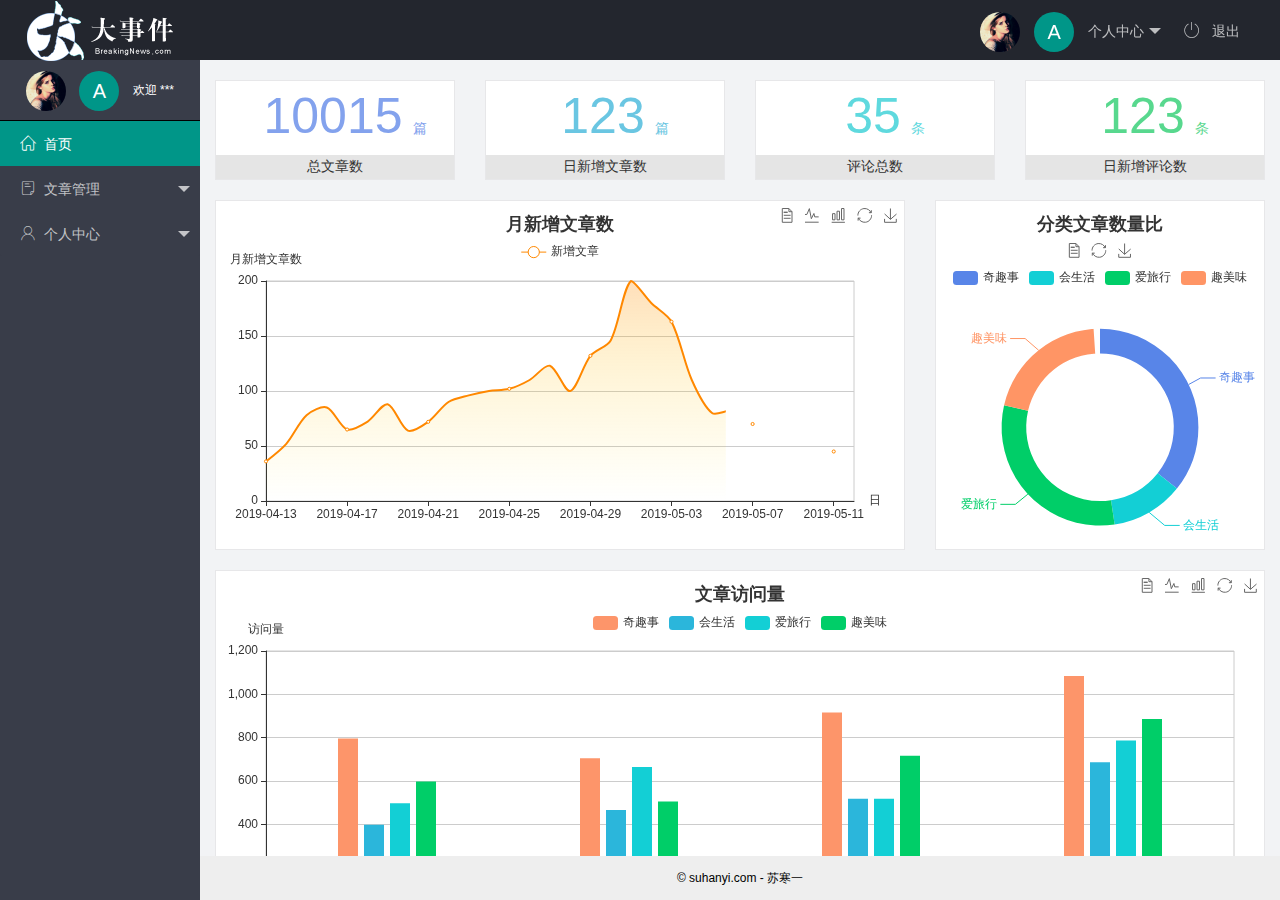
<file: index.html>
<!DOCTYPE html>
<html lang="en">

<head>
  <meta charset="UTF-8" />
  <meta name="viewport" content="width=device-width, initial-scale=1.0" />
  <title>后台主页</title>
  <!-- 导入 layui 的样式表 -->
  <link rel="stylesheet" href="/assets/lib/layui/css/layui.css" />
  <!-- 导入第三方图标库 -->
  <link rel="stylesheet" href="/assets/fonts/iconfont.css" />
  <!-- 导入自己的css样式表 -->
  <link rel="stylesheet" href="/assets/css/index.css" />
</head>

<body class="layui-layout-body">
  <div class="layui-layout layui-layout-admin">
    <div class="layui-header">
      <div class="layui-logo">
        <img src="/assets/images/logo.png" alt="" />
      </div>
      <!-- 头部区域（可配合layui已有的水平导航） -->
      <ul class="layui-nav layui-layout-right">
        <li class="layui-nav-item">
          <a href="javascript:;" class="userinfo">
            <img src="/assets/images/sample.jpg" class="layui-nav-img" />
            <span class="user-avatar">A</span>
            个人中心
          </a>
          <dl class="layui-nav-child">
            <dd><a href="/user/user_info.html" target="fm">基本资料</a></dd>
            <dd><a href="/user/user_avatar.html" target="fm">更换头像</a></dd>
            <dd><a href="/user/user_pwd.html" target="fm">重置密码</a></dd>
          </dl>
        </li>
        <li class="layui-nav-item">
          <a href="javascript:;" id="btnLogout">
            <span class="iconfont icon-tuichu">
            </span>退出
          </a>
        </li>
      </ul>
    </div>

    <div class="layui-side layui-bg-black">
      <div class="layui-side-scroll">
        <div class="userinfo">
          <img src="/assets/images/sample.jpg" class="layui-nav-img" />
          <span class="user-avatar">A</span>
          <span id="welcome">欢迎 ***</span>
        </div>
        <!-- 左侧导航区域（可配合layui已有的垂直导航） -->
        <ul class="layui-nav layui-nav-tree" lay-shrink="all">
          <li class="layui-nav-item layui-this"><a href="/home/dashboard.html" target="fm"><span
                class="iconfont icon-home"></span>首页</a></li>
          <!-- 删除类，不让默认展开：layui-nav-itemed -->
          <li class="layui-nav-item">
            <a class="" href="javascript:;"><span class="iconfont icon-16"></span>文章管理</a>
            <dl class="layui-nav-child">
              <dd><a href="/article/art_cate.html" target="fm"><i class="layui-icon layui-icon-app"></i>文章类别</a></dd>
              <dd><a id="art_list" href="/article/art_list.html" target="fm"><i
                    class="layui-icon layui-icon-app"></i>文章列表</a></dd>
              <dd><a href="/article/art_pub.html" target="fm"><i class="layui-icon layui-icon-app"></i>发布文章</a></dd>
            </dl>
          </li>
          <li class="layui-nav-item">
            <a href="javascript:;"><span class="iconfont icon-user"></span>个人中心</a>
            <dl class="layui-nav-child">
              <dd><a href="/user/user_info.html" target="fm"><i class="layui-icon layui-icon-app"></i>基本资料</a></dd>
              <dd><a href="/user/user_avatar.html" target="fm"><i class="layui-icon layui-icon-app"></i>更换头像</a></dd>
              <dd><a href="/user/user_pwd.html" target="fm"><i class="layui-icon layui-icon-app"></i>重置密码</a></dd>
            </dl>
          </li>
        </ul>
      </div>
    </div>

    <div class="layui-body">
      <!-- 内容主体区域 -->
      <iframe name="fm" src="/home/dashboard.html" frameborder="0"></iframe>
    </div>

    <div class="layui-footer">
      <!-- 底部固定区域 -->
      © suhanyi.com - 苏寒一
    </div>
  </div>
  <!-- 导入 layui 的JS文件 -->
  <script src="/assets/lib/layui/layui.all.js"></script>
  <!-- 导入jq -->
  <script src="/assets/lib/jquery.js"></script>
  <!-- 导入自己封装的baseAPI -->
  <script src="/assets/js/baseAPI.js"></script>
  <!-- 导入自己的js文件 -->
  <script src="/assets/js/index.js"></script>
</body>

</html>
</file>
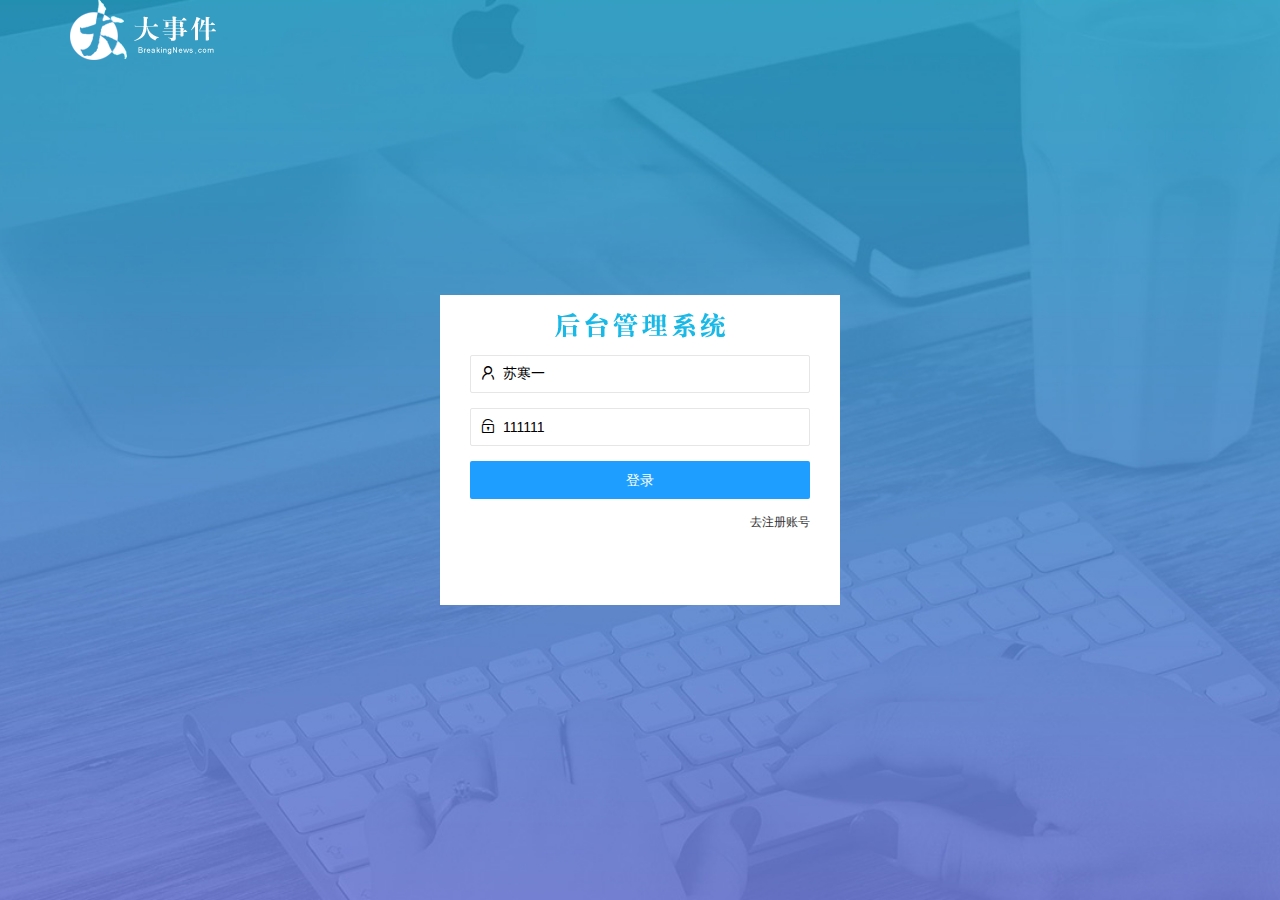
<file: login.html>
<!DOCTYPE html>
<html lang="en">

<head>
  <meta charset="UTF-8" />
  <meta name="viewport" content="width=device-width, initial-scale=1.0" />
  <title>大事件—注册/登录页面</title>
  <!-- 先引入 LayUI 的样式 -->
  <link rel="stylesheet" href="/assets/lib/layui/css/layui.css" />
  <!-- 导入自己的样式表 -->
  <link rel="stylesheet" href="/assets/css/login.css" />
</head>

<body>
  <!-- 头部的 Logo 区域 -->
  <div class="layui-main">
    <img src="/assets/images/logo.png" alt="" />
  </div>
  <!-- 注册和登录区域 -->
  <div class="loginAndRegBox">
    <!-- 注册和登录标题图 -->
    <div class="title-box"></div>

    <!-- 1.登录的div -->
    <div class="login-box">
      <!-- 登录的表单 -->
      <form class="layui-form" id="form_login">
        <!-- 用户名 -->
        <div class="layui-form-item">
          <i class="layui-icon layui-icon-username"></i>
          <input value="苏寒一" type="text" name="username" required lay-verify="required" placeholder="请输入用户名"
            autocomplete="off" class="layui-input" />
        </div>
        <!-- 密码 -->
        <div class="layui-form-item">
          <i class="layui-icon layui-icon-password"></i>
          <input value="111111" type="text" name="password" required lay-verify="required|pwd" placeholder="请输入密码"
            autocomplete="off" class="layui-input" />
        </div>
        <!-- 登录按钮 -->
        <div class="layui-form-item">
          <!-- 注意：表单提交按钮和普通按钮的区别，就是 lay-submit 属性 -->
          <button class="layui-btn layui-btn-fluid layui-btn-normal" lay-submit>登录</button>
        </div>
        <div class="layui-form-item links">
          <a href="javascript:;" id="link_reg">去注册账号</a>
        </div>
      </form>
    </div>

    <!-- 2.注册div -->
    <div class="reg-box" style="display: none;">
      <!-- 注册的表单 -->
      <form class="layui-form" id="form_reg">
        <!-- 用户名 -->
        <div class="layui-form-item">
          <i class="layui-icon layui-icon-username"></i>
          <input type="text" name="username" required lay-verify="required" placeholder="请输入用户名" autocomplete="off"
            class="layui-input" />
        </div>
        <!-- 密码 -->
        <div class="layui-form-item">
          <i class="layui-icon layui-icon-password"></i>
          <input type="text" name="password" required lay-verify="required|pwd" placeholder="请输入密码" autocomplete="off"
            class="layui-input" />
        </div>
        <!-- 再次确认密码 -->
        <div class="layui-form-item">
          <i class="layui-icon layui-icon-password"></i>
          <input type="text" name="repassword" required lay-verify="required|pwd|repwd" placeholder="请再次输入密码"
            autocomplete="off" class="layui-input" />
        </div>
        <!-- 注册按钮 -->
        <div class="layui-form-item">
          <!-- 注意：表单提交按钮和普通按钮的区别，就是 lay-submit 属性 -->
          <button class="layui-btn layui-btn-fluid layui-btn-normal" lay-submit>注册</button>
        </div>
        <div class="layui-form-item links">
          <a href="javascript:;" id="link_login">去登录</a>
        </div>
      </form>

    </div>
  </div>







  <!-- 导入 Layui 的JS文件 -->
  <script src="/assets/lib/layui/layui.all.js"></script>
  <!-- 导入 JQuery -->
  <script src="/assets/lib/jquery.js"></script>
  <!-- 导入自己封装的 baseAPI.js，在jq之后，自己的之前 -->
  <script src="/assets/js/baseAPI.js"></script>
  <!-- 导入自己的 JavaScript 脚本 -->
  <script src="/assets/js/login.js"></script>
</body>

</html>
</file>
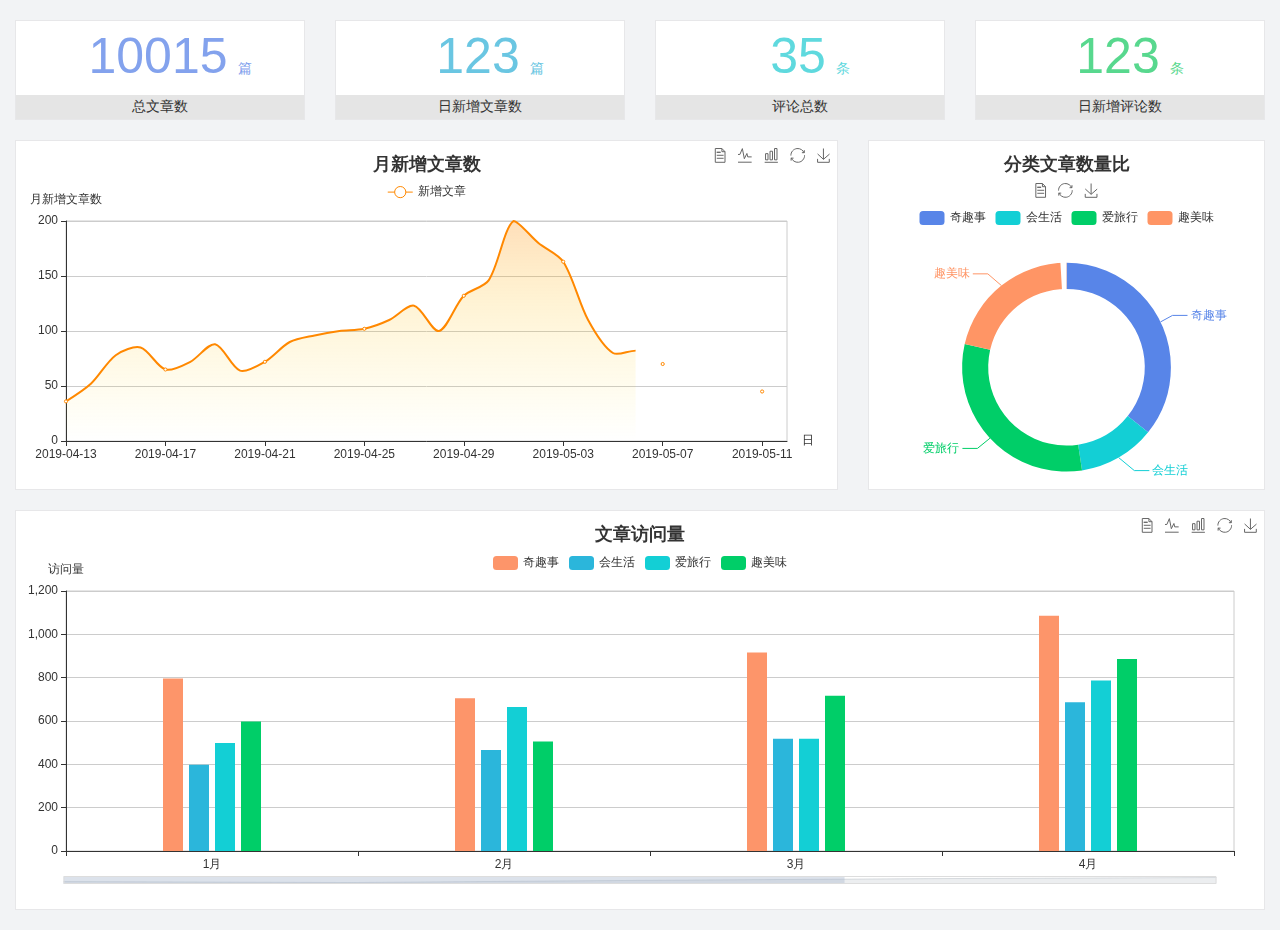
<file: home/dashboard.html>
<!DOCTYPE html>
<html lang="en">

<head>
  <meta charset="UTF-8">
  <meta name="viewport" content="width=device-width, initial-scale=1.0">
  <meta http-equiv="X-UA-Compatible" content="ie=edge">
  <title>图表统计</title>
  <link rel="stylesheet" href="../../assets/lib/bootstrap.css" />
  <link rel="stylesheet" href="../../assets/lib/main.css" />
  <script src="../../assets/lib/jquery.js"></script>
  <script type="text/javascript" src="../../assets/lib/echarts.min.js"></script>
</head>

<body>
  <div class="container-fluid">
    <div class="row spannel_list">
      <div class="col-sm-3 col-xs-6">
        <div class="spannel">
          <em>10015</em><span>篇</span>
          <b>总文章数</b>
        </div>
      </div>
      <div class="col-sm-3 col-xs-6">
        <div class="spannel scolor01">
          <em>123</em><span>篇</span>
          <b>日新增文章数</b>
        </div>
      </div>
      <div class="col-sm-3 col-xs-6">
        <div class="spannel scolor02">
          <em>35</em><span>条</span>
          <b>评论总数</b>
        </div>
      </div>
      <div class="col-sm-3 col-xs-6">
        <div class="spannel scolor03">
          <em>123</em><span>条</span>
          <b>日新增评论数</b>
        </div>
      </div>
    </div>
  </div>

  <div class="container-fluid">
    <div class="row curve-pie">
      <div class="col-lg-8 col-md-8">
        <div class="gragh_pannel" id="curve_show"></div>
      </div>
      <div class="col-lg-4 col-md-4">
        <div class="gragh_pannel" id="pie_show"></div>
      </div>
    </div>
  </div>

  <div class="container-fluid">
    <div class="column_pannel" id="column_show"></div>
  </div>

  <script>
    var oChart = echarts.init(document.getElementById('curve_show'));
    var aList_all = [
      { 'count': 36, 'date': '2019-04-13' },
      { 'count': 52, 'date': '2019-04-14' },
      { 'count': 78, 'date': '2019-04-15' },
      { 'count': 85, 'date': '2019-04-16' },
      { 'count': 65, 'date': '2019-04-17' },
      { 'count': 72, 'date': '2019-04-18' },
      { 'count': 88, 'date': '2019-04-19' },
      { 'count': 64, 'date': '2019-04-20' },
      { 'count': 72, 'date': '2019-04-21' },
      { 'count': 90, 'date': '2019-04-22' },
      { 'count': 96, 'date': '2019-04-23' },
      { 'count': 100, 'date': '2019-04-24' },
      { 'count': 102, 'date': '2019-04-25' },
      { 'count': 110, 'date': '2019-04-26' },
      { 'count': 123, 'date': '2019-04-27' },
      { 'count': 100, 'date': '2019-04-28' },
      { 'count': 132, 'date': '2019-04-29' },
      { 'count': 146, 'date': '2019-04-30' },
      { 'count': 200, 'date': '2019-05-01' },
      { 'count': 180, 'date': '2019-05-02' },
      { 'count': 163, 'date': '2019-05-03' },
      { 'count': 110, 'date': '2019-05-04' },
      { 'count': 80, 'date': '2019-05-05' },
      { 'count': 82, 'date': '2019-05-06' },
      { 'count': 70, 'date': '2019-05-07' },
      { 'count': 65, 'date': '2019-05-08' },
      { 'count': 54, 'date': '2019-05-09' },
      { 'count': 40, 'date': '2019-05-10' },
      { 'count': 45, 'date': '2019-05-11' },
      { 'count': 38, 'date': '2019-05-12' },
    ];

    let aCount = [];
    let aDate = [];

    for (var i = 0; i < aList_all.length; i++) {
      aCount.push(aList_all[i].count);
      aDate.push(aList_all[i].date);
    }

    var chartopt = {
      title: {
        text: '月新增文章数',
        left: 'center',
        top: '10'
      },
      tooltip: {
        trigger: 'axis'
      },
      legend: {
        data: ['新增文章'],
        top: '40'
      },
      toolbox: {
        show: true,
        feature: {
          mark: { show: true },
          dataView: { show: true, readOnly: false },
          magicType: { show: true, type: ['line', 'bar'] },
          restore: { show: true },
          saveAsImage: { show: true }
        }
      },
      calculable: true,
      xAxis: [
        {
          name: '日',
          type: 'category',
          boundaryGap: false,
          data: aDate
        }
      ],
      yAxis: [
        {
          name: '月新增文章数',
          type: 'value'
        }
      ],
      series: [
        {
          name: '新增文章',
          type: 'line',
          smooth: true,
          itemStyle: { normal: { areaStyle: { type: 'default' }, color: '#f80' }, lineStyle: { color: '#f80' } },
          data: aCount
        }],
      areaStyle: {
        normal: {
          color: new echarts.graphic.LinearGradient(0, 0, 0, 1, [{
            offset: 0,
            color: 'rgba(255,136,0,0.39)'
          }, {
            offset: .34,
            color: 'rgba(255,180,0,0.25)'
          }, {
            offset: 1,
            color: 'rgba(255,222,0,0.00)'
          }])

        }
      },
      grid: {
        show: true,
        x: 50,
        x2: 50,
        y: 80,
        height: 220
      }
    };

    oChart.setOption(chartopt);


    var oPie = echarts.init(document.getElementById('pie_show'));
    var oPieopt =
    {
      title: {
        top: 10,
        text: '分类文章数量比',
        x: 'center'
      },
      tooltip: {
        trigger: 'item',
        formatter: "{a} <br/>{b} : {c} ({d}%)"
      },
      color: ['#5885e8', '#13cfd5', '#00ce68', '#ff9565'],
      legend: {
        x: 'center',
        top: 65,
        data: ['奇趣事', '会生活', '爱旅行', '趣美味']
      },
      toolbox: {
        show: true,
        x: 'center',
        top: 35,
        feature: {
          mark: { show: true },
          dataView: { show: true, readOnly: false },
          magicType: {
            show: true,
            type: ['pie', 'funnel'],
            option: {
              funnel: {
                x: '25%',
                width: '50%',
                funnelAlign: 'left',
                max: 1548
              }
            }
          },
          restore: { show: true },
          saveAsImage: { show: true }
        }
      },
      calculable: true,
      series: [
        {
          name: '访问来源',
          type: 'pie',
          radius: ['45%', '60%'],
          center: ['50%', '65%'],
          data: [
            { value: 300, name: '奇趣事' },
            { value: 100, name: '会生活' },
            { value: 260, name: '爱旅行' },
            { value: 180, name: '趣美味' }
          ]
        }
      ]
    };
    oPie.setOption(oPieopt);



    var oColumn = this.echarts.init(document.getElementById('column_show'));
    var oColumnopt =
    {
      title: {
        text: '文章访问量',
        left: 'center',
        top: '10'
      },
      tooltip: {
        trigger: 'axis'
      },
      legend: {
        data: ['奇趣事', '会生活', '爱旅行', '趣美味'],
        top: '40'
      },
      toolbox: {
        show: true,
        feature: {
          mark: { show: true },
          dataView: { show: true, readOnly: false },
          magicType: { show: true, type: ['line', 'bar'] },
          restore: { show: true },
          saveAsImage: { show: true }
        }
      },
      calculable: true,
      xAxis: [
        {
          type: 'category',
          data: ['1月', '2月', '3月', '4月', '5月']
        }
      ],
      yAxis: [
        {
          name: '访问量',
          type: 'value'
        }
      ],
      series: [
        {
          name: '奇趣事',
          type: 'bar',
          barWidth: 20,
          itemStyle: {
            normal: { areaStyle: { type: 'default' }, color: '#fd956a' }
          },
          data: [800, 708, 920, 1090, 1200]
        },
        {
          name: '会生活',
          type: 'bar',
          barWidth: 20,
          itemStyle: {
            normal: { areaStyle: { type: 'default' }, color: '#2bb6db' }
          },
          data: [400, 468, 520, 690, 800]
        },
        {
          name: '爱旅行',
          type: 'bar',
          barWidth: 20,
          itemStyle: {
            normal: { areaStyle: { type: 'default' }, color: '#13cfd5' }
          },
          data: [500, 668, 520, 790, 900]
        },
        {
          name: '趣美味',
          type: 'bar',
          barWidth: 20,
          itemStyle: {
            normal: { areaStyle: { type: 'default' }, color: '#00ce68' }
          },
          data: [600, 508, 720, 890, 1000]
        }
      ],
      grid: {
        show: true,
        x: 50,
        x2: 30,
        y: 80,
        height: 260
      },
      dataZoom: [//给x轴设置滚动条
        {
          start: 0,//默认为0
          end: 100 - 1000 / 31,//默认为100
          type: 'slider',
          show: true,
          xAxisIndex: [0],
          handleSize: 0,//滑动条的 左右2个滑动条的大小
          height: 8,//组件高度
          left: 45, //左边的距离
          right: 50,//右边的距离
          bottom: 26,//右边的距离
          handleColor: '#ddd',//h滑动图标的颜色
          handleStyle: {
            borderColor: "#cacaca",
            borderWidth: "1",
            shadowBlur: 2,
            background: "#ddd",
            shadowColor: "#ddd",
          }
        }]
    };
    oColumn.setOption(oColumnopt);
  </script>
</body>

</html>
</file>
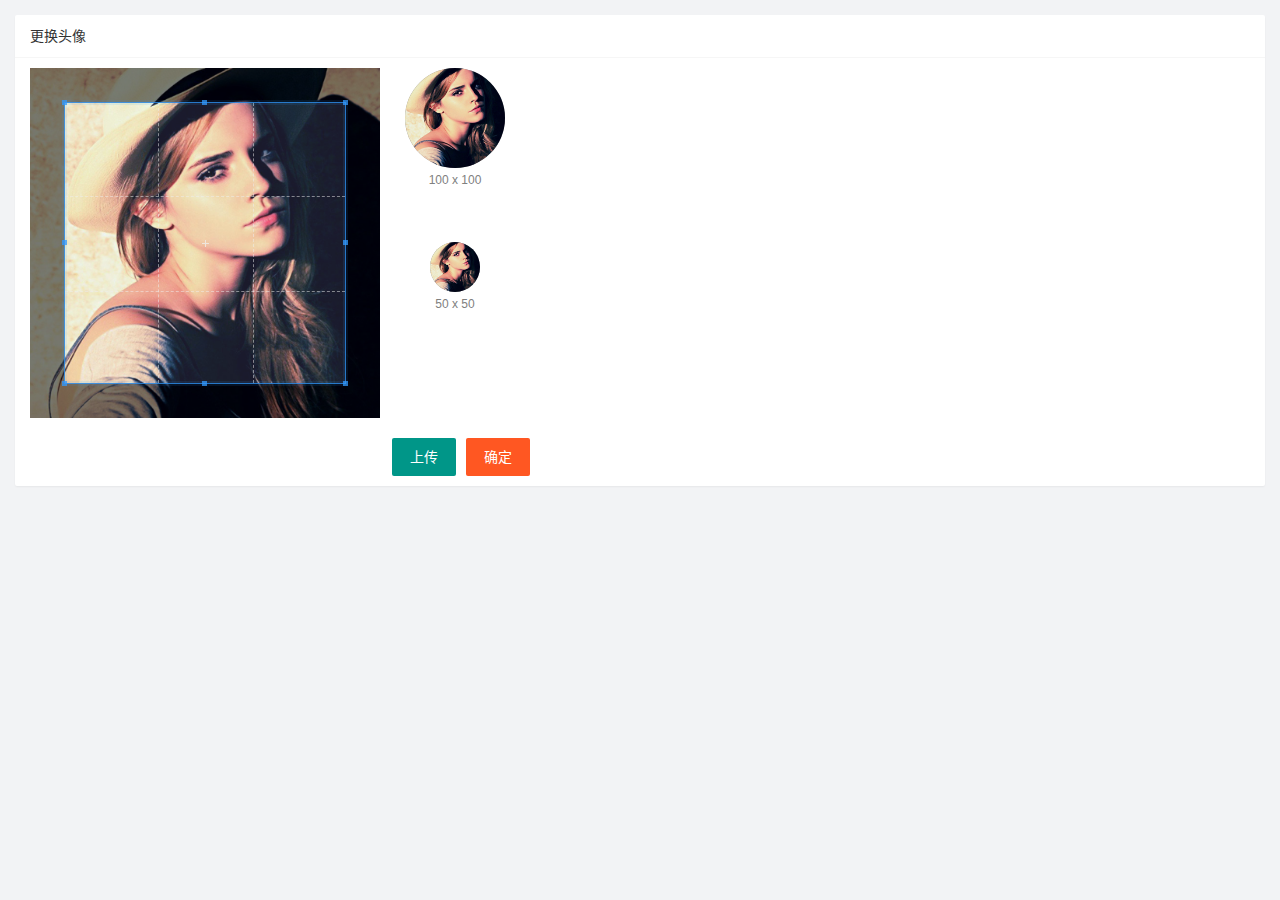
<file: user/user_avatar.html>
<!DOCTYPE html>
<html lang="zh-CN">

<head>
  <meta charset="UTF-8">
  <meta name="viewport" content="width=device-width, initial-scale=1.0">
  <title>Document</title>
  <!-- 引入layui样式 -->
  <link rel="stylesheet" href="/assets/lib/layui/css/layui.css" />
  <link rel="stylesheet" href="/assets/lib/cropper/cropper.css" />
  <!-- 引入自己的css -->
  <link rel="stylesheet" href="/assets/css/user/user_avatar.css" />

</head>

<body>
  <div class="layui-card">
    <div class="layui-card-header">更换头像</div>
    <div class="layui-card-body">
      <!-- 第一行的图片裁剪和预览区域 -->
      <div class="row1">
        <!-- 图片裁剪区域 -->
        <div class="cropper-box">
          <!-- 这个 img 标签很重要，将来会把它初始化为裁剪区域 -->
          <img id="image" src="/assets/images/sample.jpg" />
        </div>
        <!-- 图片的预览区域 -->
        <div class="preview-box">
          <div>
            <!-- 宽高为 100px 的预览区域 -->
            <div class="img-preview w100"></div>
            <p class="size">100 x 100</p>
          </div>
          <div>
            <!-- 宽高为 50px 的预览区域 -->
            <div class="img-preview w50"></div>
            <p class="size">50 x 50</p>
          </div>
        </div>
      </div>

      <!-- 第二行的按钮区域 -->
      <div class="row2">
        <input type="file" id="file" accept="image/png,image/jpeg" style="display: none;">
        <button id="btnChooseImage" type="button" class="layui-btn">上传</button>
        <button id="btnUpload" type="button" class="layui-btn layui-btn-danger">确定</button>
      </div>
    </div>
  </div>
  <!-- 导入 layui 的JS文件 -->
  <script src="/assets/lib/layui/layui.all.js"></script>
  <!-- 导入jq -->
  <script src="/assets/lib/jquery.js"></script>
  <script src="/assets/lib/cropper/Cropper.js"></script>
  <script src="/assets/lib/cropper/jquery-cropper.js"></script>
  <!-- 导入自己封装的baseAPI -->
  <script src="/assets/js/baseAPI.js"></script>
  <!-- 导入自己的js文件 -->
  <script src="/assets/js/user/user_avatar.js"></script>
</body>

</html>
</file>
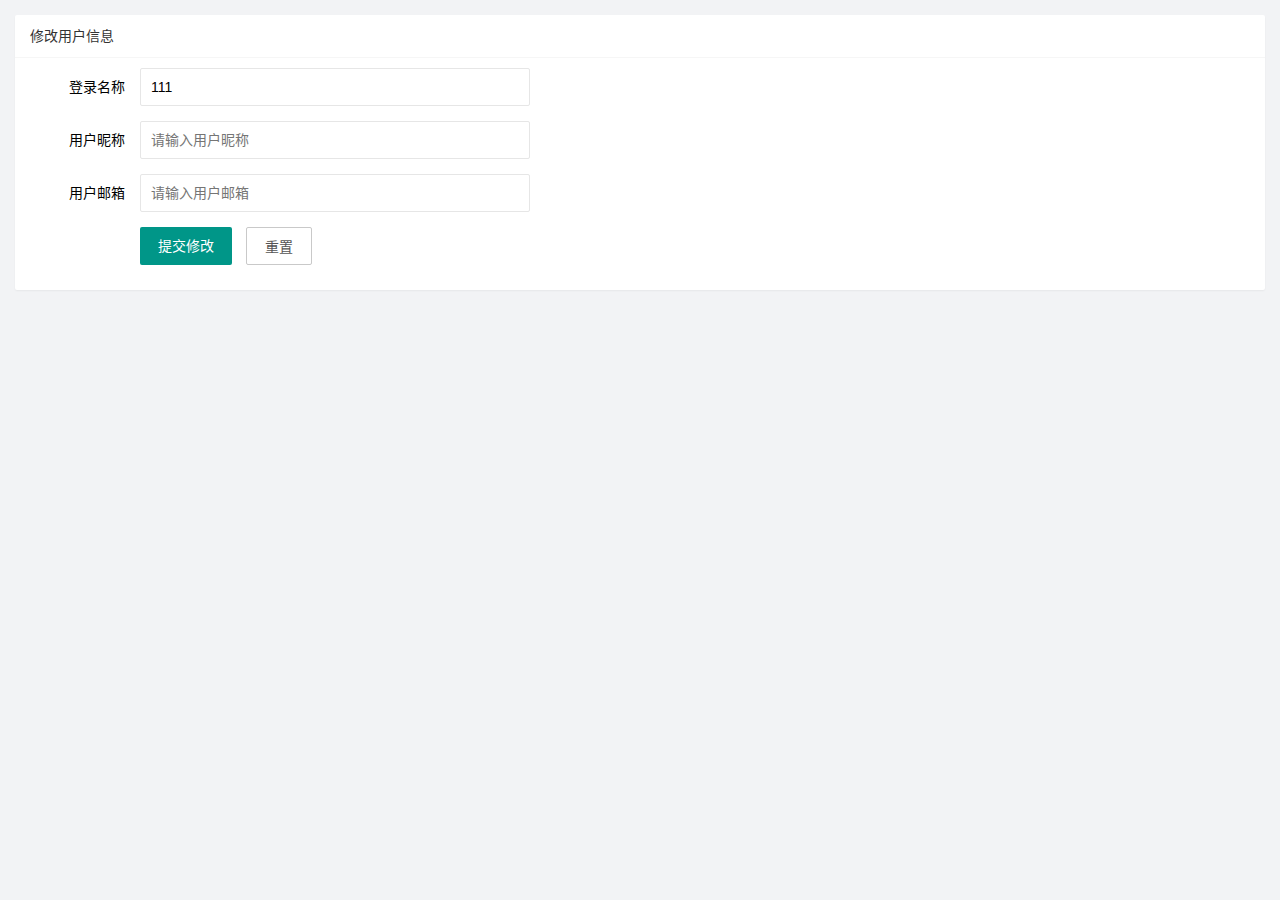
<file: user/user_info.html>
<!DOCTYPE html>
<html lang="zh-CN">

<head>
  <meta charset="UTF-8">
  <meta name="viewport" content="width=device-width, initial-scale=1.0">
  <title>Document</title>
  <!-- 引入layui样式 -->
  <link rel="stylesheet" href="/assets/lib/layui/css/layui.css">
  <!-- 引入当前页面的样式 -->
  <link rel="stylesheet" href="/assets/css/user/user_info.css">
</head>

<body>
  <!-- 卡片区域 -->
  <div class="layui-card">
    <div class="layui-card-header">修改用户信息</div>
    <div class="layui-card-body">
      <!-- form 表单区域 -->
      <form class="layui-form" lay-filter="formUserInfo">
        <!-- 隐藏域保存id -->
        <input type="hidden" name="id">
        <div class="layui-form-item">
          <label class="layui-form-label">登录名称</label>
          <div class="layui-input-block">
            <input value="111" type="text" name="username" required lay-verify="required" placeholder="请输入登录名称"
              autocomplete="off" class="layui-input" readonly />
          </div>
        </div>
        <div class="layui-form-item">
          <label class="layui-form-label">用户昵称</label>
          <div class="layui-input-block">
            <input type="text" name="nickname" required lay-verify="required|nickname" placeholder="请输入用户昵称"
              autocomplete="off" class="layui-input" />
          </div>
        </div>
        <div class="layui-form-item">
          <label class="layui-form-label">用户邮箱</label>
          <div class="layui-input-block">
            <input type="text" name="email" required lay-verify="required|email" placeholder="请输入用户邮箱"
              autocomplete="off" class="layui-input" />
          </div>
        </div>
        <div class="layui-form-item">
          <div class="layui-input-block">
            <button class="layui-btn" lay-submit lay-filter="formDemo">提交修改</button>
            <button type="reset" class="layui-btn layui-btn-primary" id="btnReset">重置</button>
          </div>
        </div>
      </form>
    </div>
  </div>
  <!-- 导入 layui 的JS文件 -->
  <script src="/assets/lib/layui/layui.all.js"></script>
  <!-- 导入jq -->
  <script src="/assets/lib/jquery.js"></script>
  <!-- 导入自己封装的baseAPI -->
  <script src="/assets/js/baseAPI.js"></script>
  <!-- 导入自己的js文件 -->
  <script src="/assets/js/user/user_info.js"></script>
</body>

</html>
</file>
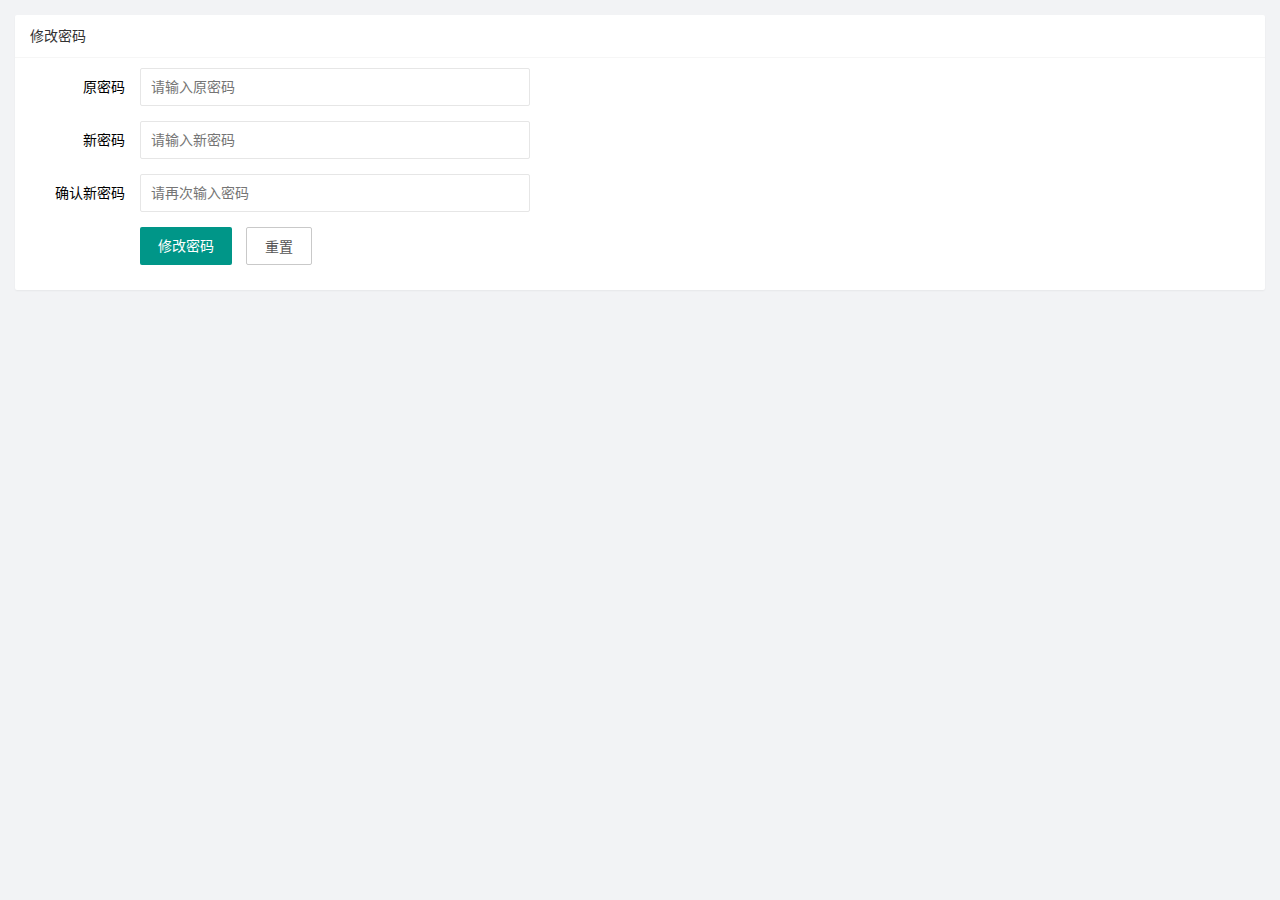
<file: user/user_pwd.html>
<!DOCTYPE html>
<html lang="zh-CN">

<head>
  <meta charset="UTF-8">
  <meta name="viewport" content="width=device-width, initial-scale=1.0">
  <title>Document</title>
  <!-- 引入layui样式 -->
  <link rel="stylesheet" href="/assets/lib/layui/css/layui.css" />
  <!-- 引入自己的css -->
  <link rel="stylesheet" href="/assets/css/user/user_pwd.css" />
</head>

<body>
  <div class="layui-card">
    <div class="layui-card-header">修改密码</div>
    <div class="layui-card-body">
      <!-- form表单 -->
      <form class="layui-form">
        <!-- 旧密码 -->
        <div class="layui-form-item">
          <label class="layui-form-label">原密码</label>
          <div class="layui-input-block">
            <input type="text" name="oldPwd" required lay-verify="required|pwd" placeholder="请输入原密码" autocomplete="off"
              class="layui-input">
          </div>
        </div>
        <!-- 新密码 -->
        <div class="layui-form-item">
          <label class="layui-form-label">新密码</label>
          <div class="layui-input-block">
            <input type="text" name="newPwd" required lay-verify="required|pwd|samePwd" placeholder="请输入新密码"
              autocomplete="off" class="layui-input">
          </div>
        </div>
        <!-- 确认新密码 -->
        <div class="layui-form-item">
          <label class="layui-form-label">确认新密码</label>
          <div class="layui-input-block">
            <input type="text" name="rePwd" required lay-verify="required|pwd|rePwd" placeholder="请再次输入密码"
              autocomplete="off" class="layui-input">
          </div>
        </div>
        <!-- 按钮 -->
        <div class="layui-form-item">
          <div class="layui-input-block">
            <button class="layui-btn" lay-submit lay-filter="formDemo">修改密码</button>
            <button type="reset" class="layui-btn layui-btn-primary">重置</button>
          </div>
        </div>
      </form>
    </div>
  </div>
  <!-- 导入 layui 的JS文件 -->
  <script src="/assets/lib/layui/layui.all.js"></script>
  <!-- 导入jq -->
  <script src="/assets/lib/jquery.js"></script>
  <!-- 导入自己封装的baseAPI -->
  <script src="/assets/js/baseAPI.js"></script>
  <!-- 导入自己的js文件 -->
  <script src="/assets/js/user/user_pwd.js"></script>
</body>

</html>
</file>
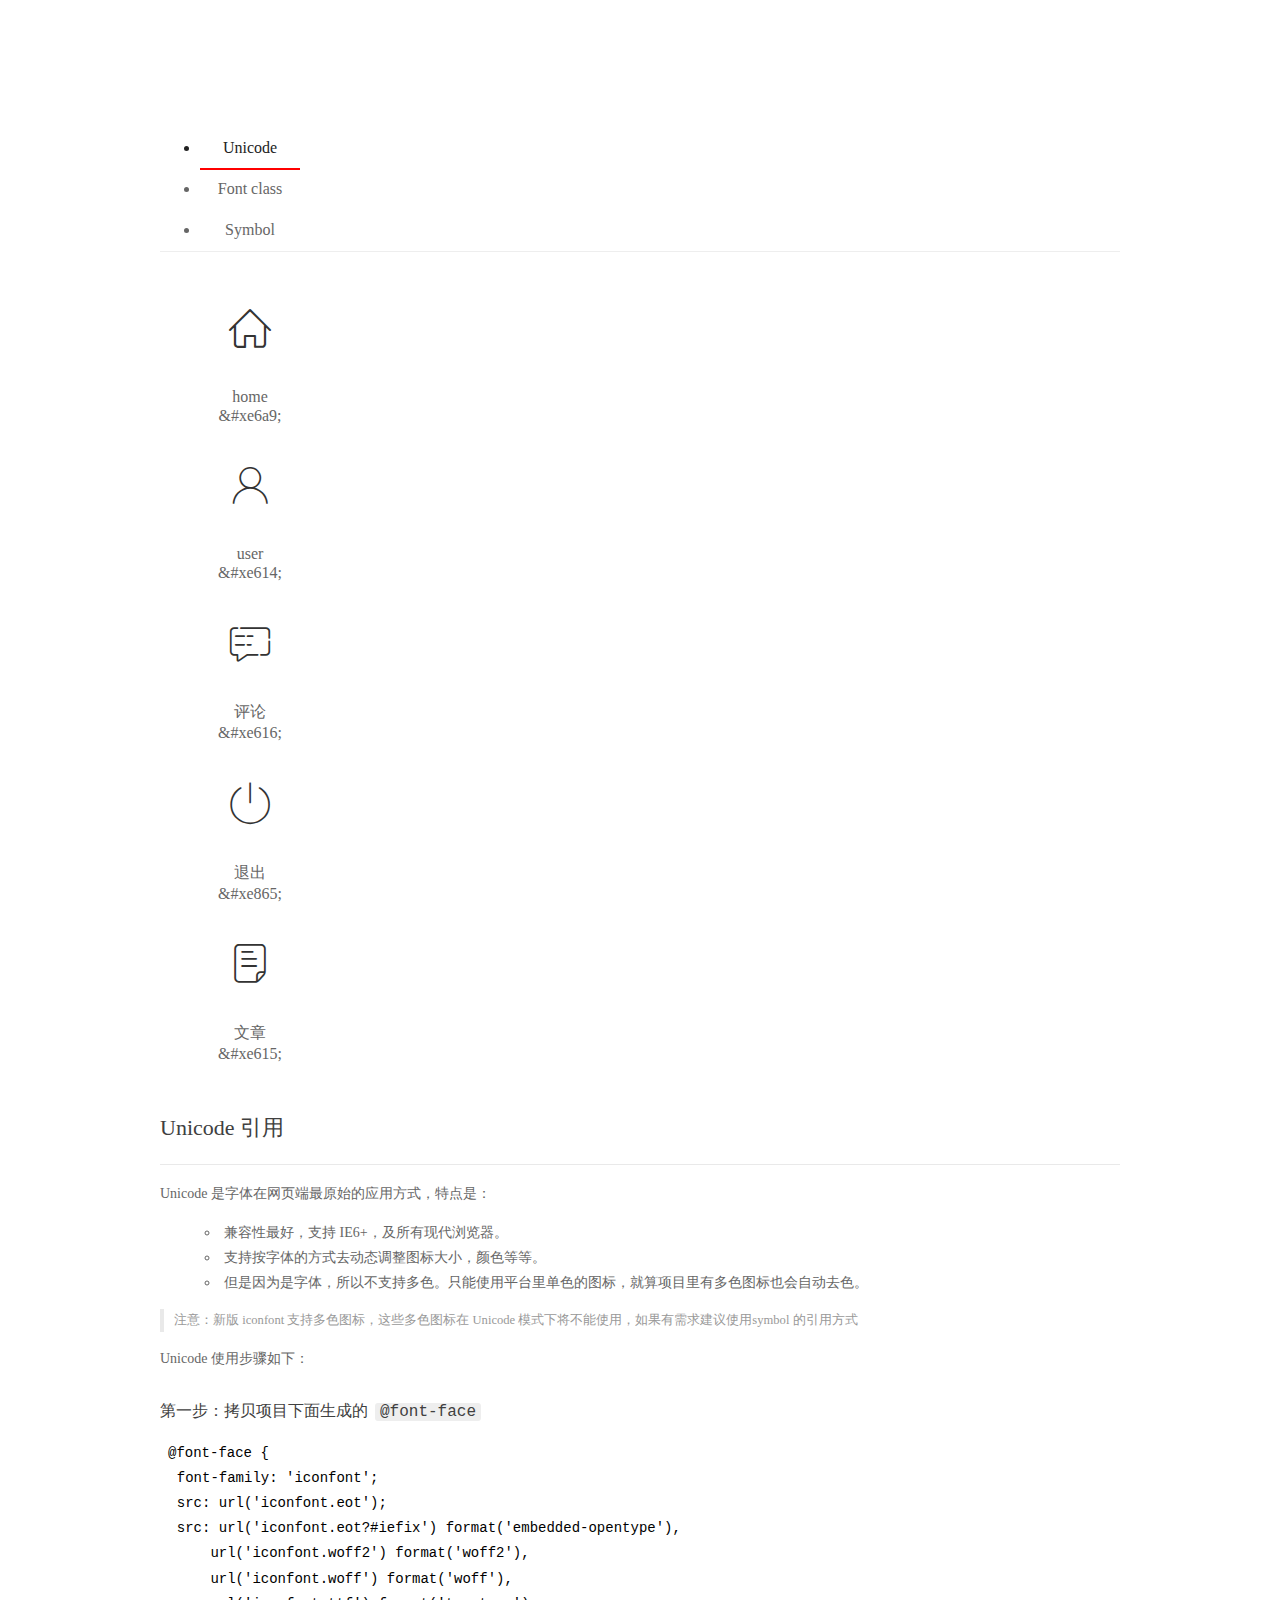
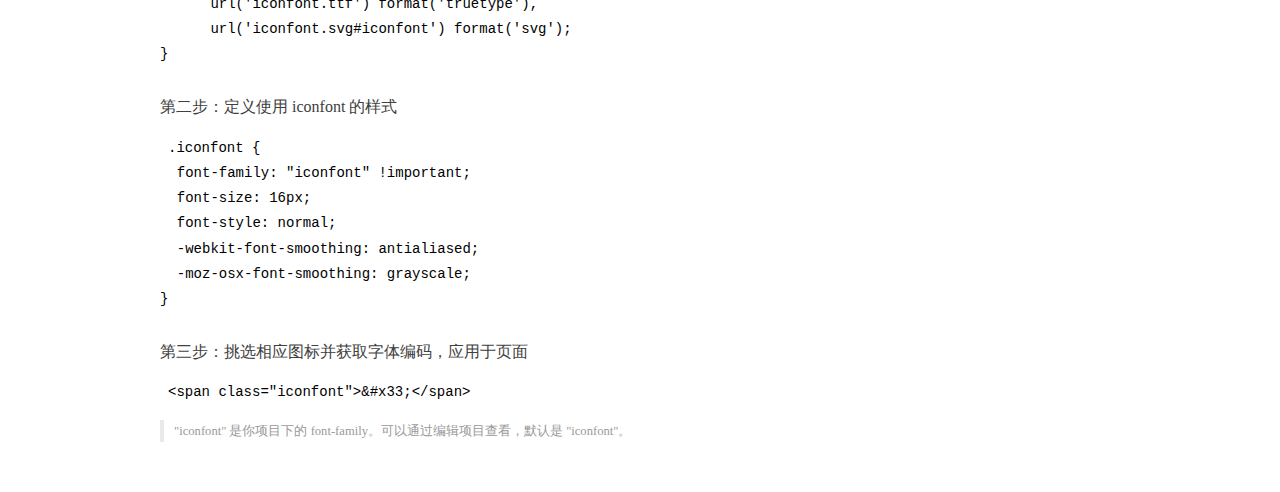
<file: assets/fonts/demo_index.html>
<!DOCTYPE html>
<html>
<head>
  <meta charset="utf-8"/>
  <title>IconFont Demo</title>
  <link rel="shortcut icon" href="https://gtms04.alicdn.com/tps/i4/TB1_oz6GVXXXXaFXpXXJDFnIXXX-64-64.ico" type="image/x-icon"/>
  <link rel="stylesheet" href="https://g.alicdn.com/thx/cube/1.3.2/cube.min.css">
  <link rel="stylesheet" href="demo.css">
  <link rel="stylesheet" href="iconfont.css">
  <script src="iconfont.js"></script>
  <!-- jQuery -->
  <script src="https://a1.alicdn.com/oss/uploads/2018/12/26/7bfddb60-08e8-11e9-9b04-53e73bb6408b.js"></script>
  <!-- 代码高亮 -->
  <script src="https://a1.alicdn.com/oss/uploads/2018/12/26/a3f714d0-08e6-11e9-8a15-ebf944d7534c.js"></script>
</head>
<body>
  <div class="main">
    <h1 class="logo"><a href="https://www.iconfont.cn/" title="iconfont 首页" target="_blank">&#xe86b;</a></h1>
    <div class="nav-tabs">
      <ul id="tabs" class="dib-box">
        <li class="dib active"><span>Unicode</span></li>
        <li class="dib"><span>Font class</span></li>
        <li class="dib"><span>Symbol</span></li>
      </ul>
      
    </div>
    <div class="tab-container">
      <div class="content unicode" style="display: block;">
          <ul class="icon_lists dib-box">
          
            <li class="dib">
              <span class="icon iconfont">&#xe6a9;</span>
                <div class="name">home</div>
                <div class="code-name">&amp;#xe6a9;</div>
              </li>
          
            <li class="dib">
              <span class="icon iconfont">&#xe614;</span>
                <div class="name">user</div>
                <div class="code-name">&amp;#xe614;</div>
              </li>
          
            <li class="dib">
              <span class="icon iconfont">&#xe616;</span>
                <div class="name">评论</div>
                <div class="code-name">&amp;#xe616;</div>
              </li>
          
            <li class="dib">
              <span class="icon iconfont">&#xe865;</span>
                <div class="name">退出</div>
                <div class="code-name">&amp;#xe865;</div>
              </li>
          
            <li class="dib">
              <span class="icon iconfont">&#xe615;</span>
                <div class="name">文章</div>
                <div class="code-name">&amp;#xe615;</div>
              </li>
          
          </ul>
          <div class="article markdown">
          <h2 id="unicode-">Unicode 引用</h2>
          <hr>

          <p>Unicode 是字体在网页端最原始的应用方式，特点是：</p>
          <ul>
            <li>兼容性最好，支持 IE6+，及所有现代浏览器。</li>
            <li>支持按字体的方式去动态调整图标大小，颜色等等。</li>
            <li>但是因为是字体，所以不支持多色。只能使用平台里单色的图标，就算项目里有多色图标也会自动去色。</li>
          </ul>
          <blockquote>
            <p>注意：新版 iconfont 支持多色图标，这些多色图标在 Unicode 模式下将不能使用，如果有需求建议使用symbol 的引用方式</p>
          </blockquote>
          <p>Unicode 使用步骤如下：</p>
          <h3 id="-font-face">第一步：拷贝项目下面生成的 <code>@font-face</code></h3>
<pre><code class="language-css"
>@font-face {
  font-family: 'iconfont';
  src: url('iconfont.eot');
  src: url('iconfont.eot?#iefix') format('embedded-opentype'),
      url('iconfont.woff2') format('woff2'),
      url('iconfont.woff') format('woff'),
      url('iconfont.ttf') format('truetype'),
      url('iconfont.svg#iconfont') format('svg');
}
</code></pre>
          <h3 id="-iconfont-">第二步：定义使用 iconfont 的样式</h3>
<pre><code class="language-css"
>.iconfont {
  font-family: "iconfont" !important;
  font-size: 16px;
  font-style: normal;
  -webkit-font-smoothing: antialiased;
  -moz-osx-font-smoothing: grayscale;
}
</code></pre>
          <h3 id="-">第三步：挑选相应图标并获取字体编码，应用于页面</h3>
<pre>
<code class="language-html"
>&lt;span class="iconfont"&gt;&amp;#x33;&lt;/span&gt;
</code></pre>
          <blockquote>
            <p>"iconfont" 是你项目下的 font-family。可以通过编辑项目查看，默认是 "iconfont"。</p>
          </blockquote>
          </div>
      </div>
      <div class="content font-class">
        <ul class="icon_lists dib-box">
          
          <li class="dib">
            <span class="icon iconfont icon-home"></span>
            <div class="name">
              home
            </div>
            <div class="code-name">.icon-home
            </div>
          </li>
          
          <li class="dib">
            <span class="icon iconfont icon-user"></span>
            <div class="name">
              user
            </div>
            <div class="code-name">.icon-user
            </div>
          </li>
          
          <li class="dib">
            <span class="icon iconfont icon-pinglun"></span>
            <div class="name">
              评论
            </div>
            <div class="code-name">.icon-pinglun
            </div>
          </li>
          
          <li class="dib">
            <span class="icon iconfont icon-tuichu"></span>
            <div class="name">
              退出
            </div>
            <div class="code-name">.icon-tuichu
            </div>
          </li>
          
          <li class="dib">
            <span class="icon iconfont icon-16"></span>
            <div class="name">
              文章
            </div>
            <div class="code-name">.icon-16
            </div>
          </li>
          
        </ul>
        <div class="article markdown">
        <h2 id="font-class-">font-class 引用</h2>
        <hr>

        <p>font-class 是 Unicode 使用方式的一种变种，主要是解决 Unicode 书写不直观，语意不明确的问题。</p>
        <p>与 Unicode 使用方式相比，具有如下特点：</p>
        <ul>
          <li>兼容性良好，支持 IE8+，及所有现代浏览器。</li>
          <li>相比于 Unicode 语意明确，书写更直观。可以很容易分辨这个 icon 是什么。</li>
          <li>因为使用 class 来定义图标，所以当要替换图标时，只需要修改 class 里面的 Unicode 引用。</li>
          <li>不过因为本质上还是使用的字体，所以多色图标还是不支持的。</li>
        </ul>
        <p>使用步骤如下：</p>
        <h3 id="-fontclass-">第一步：引入项目下面生成的 fontclass 代码：</h3>
<pre><code class="language-html">&lt;link rel="stylesheet" href="./iconfont.css"&gt;
</code></pre>
        <h3 id="-">第二步：挑选相应图标并获取类名，应用于页面：</h3>
<pre><code class="language-html">&lt;span class="iconfont icon-xxx"&gt;&lt;/span&gt;
</code></pre>
        <blockquote>
          <p>"
            iconfont" 是你项目下的 font-family。可以通过编辑项目查看，默认是 "iconfont"。</p>
        </blockquote>
      </div>
      </div>
      <div class="content symbol">
          <ul class="icon_lists dib-box">
          
            <li class="dib">
                <svg class="icon svg-icon" aria-hidden="true">
                  <use xlink:href="#icon-home"></use>
                </svg>
                <div class="name">home</div>
                <div class="code-name">#icon-home</div>
            </li>
          
            <li class="dib">
                <svg class="icon svg-icon" aria-hidden="true">
                  <use xlink:href="#icon-user"></use>
                </svg>
                <div class="name">user</div>
                <div class="code-name">#icon-user</div>
            </li>
          
            <li class="dib">
                <svg class="icon svg-icon" aria-hidden="true">
                  <use xlink:href="#icon-pinglun"></use>
                </svg>
                <div class="name">评论</div>
                <div class="code-name">#icon-pinglun</div>
            </li>
          
            <li class="dib">
                <svg class="icon svg-icon" aria-hidden="true">
                  <use xlink:href="#icon-tuichu"></use>
                </svg>
                <div class="name">退出</div>
                <div class="code-name">#icon-tuichu</div>
            </li>
          
            <li class="dib">
                <svg class="icon svg-icon" aria-hidden="true">
                  <use xlink:href="#icon-16"></use>
                </svg>
                <div class="name">文章</div>
                <div class="code-name">#icon-16</div>
            </li>
          
          </ul>
          <div class="article markdown">
          <h2 id="symbol-">Symbol 引用</h2>
          <hr>

          <p>这是一种全新的使用方式，应该说这才是未来的主流，也是平台目前推荐的用法。相关介绍可以参考这篇<a href="">文章</a>
            这种用法其实是做了一个 SVG 的集合，与另外两种相比具有如下特点：</p>
          <ul>
            <li>支持多色图标了，不再受单色限制。</li>
            <li>通过一些技巧，支持像字体那样，通过 <code>font-size</code>, <code>color</code> 来调整样式。</li>
            <li>兼容性较差，支持 IE9+，及现代浏览器。</li>
            <li>浏览器渲染 SVG 的性能一般，还不如 png。</li>
          </ul>
          <p>使用步骤如下：</p>
          <h3 id="-symbol-">第一步：引入项目下面生成的 symbol 代码：</h3>
<pre><code class="language-html">&lt;script src="./iconfont.js"&gt;&lt;/script&gt;
</code></pre>
          <h3 id="-css-">第二步：加入通用 CSS 代码（引入一次就行）：</h3>
<pre><code class="language-html">&lt;style&gt;
.icon {
  width: 1em;
  height: 1em;
  vertical-align: -0.15em;
  fill: currentColor;
  overflow: hidden;
}
&lt;/style&gt;
</code></pre>
          <h3 id="-">第三步：挑选相应图标并获取类名，应用于页面：</h3>
<pre><code class="language-html">&lt;svg class="icon" aria-hidden="true"&gt;
  &lt;use xlink:href="#icon-xxx"&gt;&lt;/use&gt;
&lt;/svg&gt;
</code></pre>
          </div>
      </div>

    </div>
  </div>
  <script>
  $(document).ready(function () {
      $('.tab-container .content:first').show()

      $('#tabs li').click(function (e) {
        var tabContent = $('.tab-container .content')
        var index = $(this).index()

        if ($(this).hasClass('active')) {
          return
        } else {
          $('#tabs li').removeClass('active')
          $(this).addClass('active')

          tabContent.hide().eq(index).fadeIn()
        }
      })
    })
  </script>
</body>
</html>
</file>
<file: assets/lib/layui/css/layui.css>
/** layui-v2.5.5 MIT License By https://www.layui.com */
 .layui-inline,img{display:inline-block;vertical-align:middle}h1,h2,h3,h4,h5,h6{font-weight:400}.layui-edge,.layui-header,.layui-inline,.layui-main{position:relative}.layui-body,.layui-edge,.layui-elip{overflow:hidden}.layui-btn,.layui-edge,.layui-inline,img{vertical-align:middle}.layui-btn,.layui-disabled,.layui-icon,.layui-unselect{-moz-user-select:none;-webkit-user-select:none;-ms-user-select:none}.layui-elip,.layui-form-checkbox span,.layui-form-pane .layui-form-label{text-overflow:ellipsis;white-space:nowrap}.layui-breadcrumb,.layui-tree-btnGroup{visibility:hidden}blockquote,body,button,dd,div,dl,dt,form,h1,h2,h3,h4,h5,h6,input,li,ol,p,pre,td,textarea,th,ul{margin:0;padding:0;-webkit-tap-highlight-color:rgba(0,0,0,0)}a:active,a:hover{outline:0}img{border:none}li{list-style:none}table{border-collapse:collapse;border-spacing:0}h4,h5,h6{font-size:100%}button,input,optgroup,option,select,textarea{font-family:inherit;font-size:inherit;font-style:inherit;font-weight:inherit;outline:0}pre{white-space:pre-wrap;white-space:-moz-pre-wrap;white-space:-pre-wrap;white-space:-o-pre-wrap;word-wrap:break-word}body{line-height:24px;font:14px Helvetica Neue,Helvetica,PingFang SC,Tahoma,Arial,sans-serif}hr{height:1px;margin:10px 0;border:0;clear:both}a{color:#333;text-decoration:none}a:hover{color:#777}a cite{font-style:normal;*cursor:pointer}.layui-border-box,.layui-border-box *{box-sizing:border-box}.layui-box,.layui-box *{box-sizing:content-box}.layui-clear{clear:both;*zoom:1}.layui-clear:after{content:'\20';clear:both;*zoom:1;display:block;height:0}.layui-inline{*display:inline;*zoom:1}.layui-edge{display:inline-block;width:0;height:0;border-width:6px;border-style:dashed;border-color:transparent}.layui-edge-top{top:-4px;border-bottom-color:#999;border-bottom-style:solid}.layui-edge-right{border-left-color:#999;border-left-style:solid}.layui-edge-bottom{top:2px;border-top-color:#999;border-top-style:solid}.layui-edge-left{border-right-color:#999;border-right-style:solid}.layui-disabled,.layui-disabled:hover{color:#d2d2d2!important;cursor:not-allowed!important}.layui-circle{border-radius:100%}.layui-show{display:block!important}.layui-hide{display:none!important}@font-face{font-family:layui-icon;src:url(../font/iconfont.eot?v=250);src:url(../font/iconfont.eot?v=250#iefix) format('embedded-opentype'),url(../font/iconfont.woff2?v=250) format('woff2'),url(../font/iconfont.woff?v=250) format('woff'),url(../font/iconfont.ttf?v=250) format('truetype'),url(../font/iconfont.svg?v=250#layui-icon) format('svg')}.layui-icon{font-family:layui-icon!important;font-size:16px;font-style:normal;-webkit-font-smoothing:antialiased;-moz-osx-font-smoothing:grayscale}.layui-icon-reply-fill:before{content:"\e611"}.layui-icon-set-fill:before{content:"\e614"}.layui-icon-menu-fill:before{content:"\e60f"}.layui-icon-search:before{content:"\e615"}.layui-icon-share:before{content:"\e641"}.layui-icon-set-sm:before{content:"\e620"}.layui-icon-engine:before{content:"\e628"}.layui-icon-close:before{content:"\1006"}.layui-icon-close-fill:before{content:"\1007"}.layui-icon-chart-screen:before{content:"\e629"}.layui-icon-star:before{content:"\e600"}.layui-icon-circle-dot:before{content:"\e617"}.layui-icon-chat:before{content:"\e606"}.layui-icon-release:before{content:"\e609"}.layui-icon-list:before{content:"\e60a"}.layui-icon-chart:before{content:"\e62c"}.layui-icon-ok-circle:before{content:"\1005"}.layui-icon-layim-theme:before{content:"\e61b"}.layui-icon-table:before{content:"\e62d"}.layui-icon-right:before{content:"\e602"}.layui-icon-left:before{content:"\e603"}.layui-icon-cart-simple:before{content:"\e698"}.layui-icon-face-cry:before{content:"\e69c"}.layui-icon-face-smile:before{content:"\e6af"}.layui-icon-survey:before{content:"\e6b2"}.layui-icon-tree:before{content:"\e62e"}.layui-icon-upload-circle:before{content:"\e62f"}.layui-icon-add-circle:before{content:"\e61f"}.layui-icon-download-circle:before{content:"\e601"}.layui-icon-templeate-1:before{content:"\e630"}.layui-icon-util:before{content:"\e631"}.layui-icon-face-surprised:before{content:"\e664"}.layui-icon-edit:before{content:"\e642"}.layui-icon-speaker:before{content:"\e645"}.layui-icon-down:before{content:"\e61a"}.layui-icon-file:before{content:"\e621"}.layui-icon-layouts:before{content:"\e632"}.layui-icon-rate-half:before{content:"\e6c9"}.layui-icon-add-circle-fine:before{content:"\e608"}.layui-icon-prev-circle:before{content:"\e633"}.layui-icon-read:before{content:"\e705"}.layui-icon-404:before{content:"\e61c"}.layui-icon-carousel:before{content:"\e634"}.layui-icon-help:before{content:"\e607"}.layui-icon-code-circle:before{content:"\e635"}.layui-icon-water:before{content:"\e636"}.layui-icon-username:before{content:"\e66f"}.layui-icon-find-fill:before{content:"\e670"}.layui-icon-about:before{content:"\e60b"}.layui-icon-location:before{content:"\e715"}.layui-icon-up:before{content:"\e619"}.layui-icon-pause:before{content:"\e651"}.layui-icon-date:before{content:"\e637"}.layui-icon-layim-uploadfile:before{content:"\e61d"}.layui-icon-delete:before{content:"\e640"}.layui-icon-play:before{content:"\e652"}.layui-icon-top:before{content:"\e604"}.layui-icon-friends:before{content:"\e612"}.layui-icon-refresh-3:before{content:"\e9aa"}.layui-icon-ok:before{content:"\e605"}.layui-icon-layer:before{content:"\e638"}.layui-icon-face-smile-fine:before{content:"\e60c"}.layui-icon-dollar:before{content:"\e659"}.layui-icon-group:before{content:"\e613"}.layui-icon-layim-download:before{content:"\e61e"}.layui-icon-picture-fine:before{content:"\e60d"}.layui-icon-link:before{content:"\e64c"}.layui-icon-diamond:before{content:"\e735"}.layui-icon-log:before{content:"\e60e"}.layui-icon-rate-solid:before{content:"\e67a"}.layui-icon-fonts-del:before{content:"\e64f"}.layui-icon-unlink:before{content:"\e64d"}.layui-icon-fonts-clear:before{content:"\e639"}.layui-icon-triangle-r:before{content:"\e623"}.layui-icon-circle:before{content:"\e63f"}.layui-icon-radio:before{content:"\e643"}.layui-icon-align-center:before{content:"\e647"}.layui-icon-align-right:before{content:"\e648"}.layui-icon-align-left:before{content:"\e649"}.layui-icon-loading-1:before{content:"\e63e"}.layui-icon-return:before{content:"\e65c"}.layui-icon-fonts-strong:before{content:"\e62b"}.layui-icon-upload:before{content:"\e67c"}.layui-icon-dialogue:before{content:"\e63a"}.layui-icon-video:before{content:"\e6ed"}.layui-icon-headset:before{content:"\e6fc"}.layui-icon-cellphone-fine:before{content:"\e63b"}.layui-icon-add-1:before{content:"\e654"}.layui-icon-face-smile-b:before{content:"\e650"}.layui-icon-fonts-html:before{content:"\e64b"}.layui-icon-form:before{content:"\e63c"}.layui-icon-cart:before{content:"\e657"}.layui-icon-camera-fill:before{content:"\e65d"}.layui-icon-tabs:before{content:"\e62a"}.layui-icon-fonts-code:before{content:"\e64e"}.layui-icon-fire:before{content:"\e756"}.layui-icon-set:before{content:"\e716"}.layui-icon-fonts-u:before{content:"\e646"}.layui-icon-triangle-d:before{content:"\e625"}.layui-icon-tips:before{content:"\e702"}.layui-icon-picture:before{content:"\e64a"}.layui-icon-more-vertical:before{content:"\e671"}.layui-icon-flag:before{content:"\e66c"}.layui-icon-loading:before{content:"\e63d"}.layui-icon-fonts-i:before{content:"\e644"}.layui-icon-refresh-1:before{content:"\e666"}.layui-icon-rmb:before{content:"\e65e"}.layui-icon-home:before{content:"\e68e"}.layui-icon-user:before{content:"\e770"}.layui-icon-notice:before{content:"\e667"}.layui-icon-login-weibo:before{content:"\e675"}.layui-icon-voice:before{content:"\e688"}.layui-icon-upload-drag:before{content:"\e681"}.layui-icon-login-qq:before{content:"\e676"}.layui-icon-snowflake:before{content:"\e6b1"}.layui-icon-file-b:before{content:"\e655"}.layui-icon-template:before{content:"\e663"}.layui-icon-auz:before{content:"\e672"}.layui-icon-console:before{content:"\e665"}.layui-icon-app:before{content:"\e653"}.layui-icon-prev:before{content:"\e65a"}.layui-icon-website:before{content:"\e7ae"}.layui-icon-next:before{content:"\e65b"}.layui-icon-component:before{content:"\e857"}.layui-icon-more:before{content:"\e65f"}.layui-icon-login-wechat:before{content:"\e677"}.layui-icon-shrink-right:before{content:"\e668"}.layui-icon-spread-left:before{content:"\e66b"}.layui-icon-camera:before{content:"\e660"}.layui-icon-note:before{content:"\e66e"}.layui-icon-refresh:before{content:"\e669"}.layui-icon-female:before{content:"\e661"}.layui-icon-male:before{content:"\e662"}.layui-icon-password:before{content:"\e673"}.layui-icon-senior:before{content:"\e674"}.layui-icon-theme:before{content:"\e66a"}.layui-icon-tread:before{content:"\e6c5"}.layui-icon-praise:before{content:"\e6c6"}.layui-icon-star-fill:before{content:"\e658"}.layui-icon-rate:before{content:"\e67b"}.layui-icon-template-1:before{content:"\e656"}.layui-icon-vercode:before{content:"\e679"}.layui-icon-cellphone:before{content:"\e678"}.layui-icon-screen-full:before{content:"\e622"}.layui-icon-screen-restore:before{content:"\e758"}.layui-icon-cols:before{content:"\e610"}.layui-icon-export:before{content:"\e67d"}.layui-icon-print:before{content:"\e66d"}.layui-icon-slider:before{content:"\e714"}.layui-icon-addition:before{content:"\e624"}.layui-icon-subtraction:before{content:"\e67e"}.layui-icon-service:before{content:"\e626"}.layui-icon-transfer:before{content:"\e691"}.layui-main{width:1140px;margin:0 auto}.layui-header{z-index:1000;height:60px}.layui-header a:hover{transition:all .5s;-webkit-transition:all .5s}.layui-side{position:fixed;left:0;top:0;bottom:0;z-index:999;width:200px;overflow-x:hidden}.layui-side-scroll{position:relative;width:220px;height:100%;overflow-x:hidden}.layui-body{position:absolute;left:200px;right:0;top:0;bottom:0;z-index:998;width:auto;overflow-y:auto;box-sizing:border-box}.layui-layout-body{overflow:hidden}.layui-layout-admin .layui-header{background-color:#23262E}.layui-layout-admin .layui-side{top:60px;width:200px;overflow-x:hidden}.layui-layout-admin .layui-body{position:fixed;top:60px;bottom:44px}.layui-layout-admin .layui-main{width:auto;margin:0 15px}.layui-layout-admin .layui-footer{position:fixed;left:200px;right:0;bottom:0;height:44px;line-height:44px;padding:0 15px;background-color:#eee}.layui-layout-admin .layui-logo{position:absolute;left:0;top:0;width:200px;height:100%;line-height:60px;text-align:center;color:#009688;font-size:16px}.layui-layout-admin .layui-header .layui-nav{background:0 0}.layui-layout-left{position:absolute!important;left:200px;top:0}.layui-layout-right{position:absolute!important;right:0;top:0}.layui-container{position:relative;margin:0 auto;padding:0 15px;box-sizing:border-box}.layui-fluid{position:relative;margin:0 auto;padding:0 15px}.layui-row:after,.layui-row:before{content:'';display:block;clear:both}.layui-col-lg1,.layui-col-lg10,.layui-col-lg11,.layui-col-lg12,.layui-col-lg2,.layui-col-lg3,.layui-col-lg4,.layui-col-lg5,.layui-col-lg6,.layui-col-lg7,.layui-col-lg8,.layui-col-lg9,.layui-col-md1,.layui-col-md10,.layui-col-md11,.layui-col-md12,.layui-col-md2,.layui-col-md3,.layui-col-md4,.layui-col-md5,.layui-col-md6,.layui-col-md7,.layui-col-md8,.layui-col-md9,.layui-col-sm1,.layui-col-sm10,.layui-col-sm11,.layui-col-sm12,.layui-col-sm2,.layui-col-sm3,.layui-col-sm4,.layui-col-sm5,.layui-col-sm6,.layui-col-sm7,.layui-col-sm8,.layui-col-sm9,.layui-col-xs1,.layui-col-xs10,.layui-col-xs11,.layui-col-xs12,.layui-col-xs2,.layui-col-xs3,.layui-col-xs4,.layui-col-xs5,.layui-col-xs6,.layui-col-xs7,.layui-col-xs8,.layui-col-xs9{position:relative;display:block;box-sizing:border-box}.layui-col-xs1,.layui-col-xs10,.layui-col-xs11,.layui-col-xs12,.layui-col-xs2,.layui-col-xs3,.layui-col-xs4,.layui-col-xs5,.layui-col-xs6,.layui-col-xs7,.layui-col-xs8,.layui-col-xs9{float:left}.layui-col-xs1{width:8.33333333%}.layui-col-xs2{width:16.66666667%}.layui-col-xs3{width:25%}.layui-col-xs4{width:33.33333333%}.layui-col-xs5{width:41.66666667%}.layui-col-xs6{width:50%}.layui-col-xs7{width:58.33333333%}.layui-col-xs8{width:66.66666667%}.layui-col-xs9{width:75%}.layui-col-xs10{width:83.33333333%}.layui-col-xs11{width:91.66666667%}.layui-col-xs12{width:100%}.layui-col-xs-offset1{margin-left:8.33333333%}.layui-col-xs-offset2{margin-left:16.66666667%}.layui-col-xs-offset3{margin-left:25%}.layui-col-xs-offset4{margin-left:33.33333333%}.layui-col-xs-offset5{margin-left:41.66666667%}.layui-col-xs-offset6{margin-left:50%}.layui-col-xs-offset7{margin-left:58.33333333%}.layui-col-xs-offset8{margin-left:66.66666667%}.layui-col-xs-offset9{margin-left:75%}.layui-col-xs-offset10{margin-left:83.33333333%}.layui-col-xs-offset11{margin-left:91.66666667%}.layui-col-xs-offset12{margin-left:100%}@media screen and (max-width:768px){.layui-hide-xs{display:none!important}.layui-show-xs-block{display:block!important}.layui-show-xs-inline{display:inline!important}.layui-show-xs-inline-block{display:inline-block!important}}@media screen and (min-width:768px){.layui-container{width:750px}.layui-hide-sm{display:none!important}.layui-show-sm-block{display:block!important}.layui-show-sm-inline{display:inline!important}.layui-show-sm-inline-block{display:inline-block!important}.layui-col-sm1,.layui-col-sm10,.layui-col-sm11,.layui-col-sm12,.layui-col-sm2,.layui-col-sm3,.layui-col-sm4,.layui-col-sm5,.layui-col-sm6,.layui-col-sm7,.layui-col-sm8,.layui-col-sm9{float:left}.layui-col-sm1{width:8.33333333%}.layui-col-sm2{width:16.66666667%}.layui-col-sm3{width:25%}.layui-col-sm4{width:33.33333333%}.layui-col-sm5{width:41.66666667%}.layui-col-sm6{width:50%}.layui-col-sm7{width:58.33333333%}.layui-col-sm8{width:66.66666667%}.layui-col-sm9{width:75%}.layui-col-sm10{width:83.33333333%}.layui-col-sm11{width:91.66666667%}.layui-col-sm12{width:100%}.layui-col-sm-offset1{margin-left:8.33333333%}.layui-col-sm-offset2{margin-left:16.66666667%}.layui-col-sm-offset3{margin-left:25%}.layui-col-sm-offset4{margin-left:33.33333333%}.layui-col-sm-offset5{margin-left:41.66666667%}.layui-col-sm-offset6{margin-left:50%}.layui-col-sm-offset7{margin-left:58.33333333%}.layui-col-sm-offset8{margin-left:66.66666667%}.layui-col-sm-offset9{margin-left:75%}.layui-col-sm-offset10{margin-left:83.33333333%}.layui-col-sm-offset11{margin-left:91.66666667%}.layui-col-sm-offset12{margin-left:100%}}@media screen and (min-width:992px){.layui-container{width:970px}.layui-hide-md{display:none!important}.layui-show-md-block{display:block!important}.layui-show-md-inline{display:inline!important}.layui-show-md-inline-block{display:inline-block!important}.layui-col-md1,.layui-col-md10,.layui-col-md11,.layui-col-md12,.layui-col-md2,.layui-col-md3,.layui-col-md4,.layui-col-md5,.layui-col-md6,.layui-col-md7,.layui-col-md8,.layui-col-md9{float:left}.layui-col-md1{width:8.33333333%}.layui-col-md2{width:16.66666667%}.layui-col-md3{width:25%}.layui-col-md4{width:33.33333333%}.layui-col-md5{width:41.66666667%}.layui-col-md6{width:50%}.layui-col-md7{width:58.33333333%}.layui-col-md8{width:66.66666667%}.layui-col-md9{width:75%}.layui-col-md10{width:83.33333333%}.layui-col-md11{width:91.66666667%}.layui-col-md12{width:100%}.layui-col-md-offset1{margin-left:8.33333333%}.layui-col-md-offset2{margin-left:16.66666667%}.layui-col-md-offset3{margin-left:25%}.layui-col-md-offset4{margin-left:33.33333333%}.layui-col-md-offset5{margin-left:41.66666667%}.layui-col-md-offset6{margin-left:50%}.layui-col-md-offset7{margin-left:58.33333333%}.layui-col-md-offset8{margin-left:66.66666667%}.layui-col-md-offset9{margin-left:75%}.layui-col-md-offset10{margin-left:83.33333333%}.layui-col-md-offset11{margin-left:91.66666667%}.layui-col-md-offset12{margin-left:100%}}@media screen and (min-width:1200px){.layui-container{width:1170px}.layui-hide-lg{display:none!important}.layui-show-lg-block{display:block!important}.layui-show-lg-inline{display:inline!important}.layui-show-lg-inline-block{display:inline-block!important}.layui-col-lg1,.layui-col-lg10,.layui-col-lg11,.layui-col-lg12,.layui-col-lg2,.layui-col-lg3,.layui-col-lg4,.layui-col-lg5,.layui-col-lg6,.layui-col-lg7,.layui-col-lg8,.layui-col-lg9{float:left}.layui-col-lg1{width:8.33333333%}.layui-col-lg2{width:16.66666667%}.layui-col-lg3{width:25%}.layui-col-lg4{width:33.33333333%}.layui-col-lg5{width:41.66666667%}.layui-col-lg6{width:50%}.layui-col-lg7{width:58.33333333%}.layui-col-lg8{width:66.66666667%}.layui-col-lg9{width:75%}.layui-col-lg10{width:83.33333333%}.layui-col-lg11{width:91.66666667%}.layui-col-lg12{width:100%}.layui-col-lg-offset1{margin-left:8.33333333%}.layui-col-lg-offset2{margin-left:16.66666667%}.layui-col-lg-offset3{margin-left:25%}.layui-col-lg-offset4{margin-left:33.33333333%}.layui-col-lg-offset5{margin-left:41.66666667%}.layui-col-lg-offset6{margin-left:50%}.layui-col-lg-offset7{margin-left:58.33333333%}.layui-col-lg-offset8{margin-left:66.66666667%}.layui-col-lg-offset9{margin-left:75%}.layui-col-lg-offset10{margin-left:83.33333333%}.layui-col-lg-offset11{margin-left:91.66666667%}.layui-col-lg-offset12{margin-left:100%}}.layui-col-space1{margin:-.5px}.layui-col-space1>*{padding:.5px}.layui-col-space3{margin:-1.5px}.layui-col-space3>*{padding:1.5px}.layui-col-space5{margin:-2.5px}.layui-col-space5>*{padding:2.5px}.layui-col-space8{margin:-3.5px}.layui-col-space8>*{padding:3.5px}.layui-col-space10{margin:-5px}.layui-col-space10>*{padding:5px}.layui-col-space12{margin:-6px}.layui-col-space12>*{padding:6px}.layui-col-space15{margin:-7.5px}.layui-col-space15>*{padding:7.5px}.layui-col-space18{margin:-9px}.layui-col-space18>*{padding:9px}.layui-col-space20{margin:-10px}.layui-col-space20>*{padding:10px}.layui-col-space22{margin:-11px}.layui-col-space22>*{padding:11px}.layui-col-space25{margin:-12.5px}.layui-col-space25>*{padding:12.5px}.layui-col-space30{margin:-15px}.layui-col-space30>*{padding:15px}.layui-btn,.layui-input,.layui-select,.layui-textarea,.layui-upload-button{outline:0;-webkit-appearance:none;transition:all .3s;-webkit-transition:all .3s;box-sizing:border-box}.layui-elem-quote{margin-bottom:10px;padding:15px;line-height:22px;border-left:5px solid #009688;border-radius:0 2px 2px 0;background-color:#f2f2f2}.layui-quote-nm{border-style:solid;border-width:1px 1px 1px 5px;background:0 0}.layui-elem-field{margin-bottom:10px;padding:0;border-width:1px;border-style:solid}.layui-elem-field legend{margin-left:20px;padding:0 10px;font-size:20px;font-weight:300}.layui-field-title{margin:10px 0 20px;border-width:1px 0 0}.layui-field-box{padding:10px 15px}.layui-field-title .layui-field-box{padding:10px 0}.layui-progress{position:relative;height:6px;border-radius:20px;background-color:#e2e2e2}.layui-progress-bar{position:absolute;left:0;top:0;width:0;max-width:100%;height:6px;border-radius:20px;text-align:right;background-color:#5FB878;transition:all .3s;-webkit-transition:all .3s}.layui-progress-big,.layui-progress-big .layui-progress-bar{height:18px;line-height:18px}.layui-progress-text{position:relative;top:-20px;line-height:18px;font-size:12px;color:#666}.layui-progress-big .layui-progress-text{position:static;padding:0 10px;color:#fff}.layui-collapse{border-width:1px;border-style:solid;border-radius:2px}.layui-colla-content,.layui-colla-item{border-top-width:1px;border-top-style:solid}.layui-colla-item:first-child{border-top:none}.layui-colla-title{position:relative;height:42px;line-height:42px;padding:0 15px 0 35px;color:#333;background-color:#f2f2f2;cursor:pointer;font-size:14px;overflow:hidden}.layui-colla-content{display:none;padding:10px 15px;line-height:22px;color:#666}.layui-colla-icon{position:absolute;left:15px;top:0;font-size:14px}.layui-card{margin-bottom:15px;border-radius:2px;background-color:#fff;box-shadow:0 1px 2px 0 rgba(0,0,0,.05)}.layui-card:last-child{margin-bottom:0}.layui-card-header{position:relative;height:42px;line-height:42px;padding:0 15px;border-bottom:1px solid #f6f6f6;color:#333;border-radius:2px 2px 0 0;font-size:14px}.layui-bg-black,.layui-bg-blue,.layui-bg-cyan,.layui-bg-green,.layui-bg-orange,.layui-bg-red{color:#fff!important}.layui-card-body{position:relative;padding:10px 15px;line-height:24px}.layui-card-body[pad15]{padding:15px}.layui-card-body[pad20]{padding:20px}.layui-card-body .layui-table{margin:5px 0}.layui-card .layui-tab{margin:0}.layui-panel-window{position:relative;padding:15px;border-radius:0;border-top:5px solid #E6E6E6;background-color:#fff}.layui-auxiliar-moving{position:fixed;left:0;right:0;top:0;bottom:0;width:100%;height:100%;background:0 0;z-index:9999999999}.layui-form-label,.layui-form-mid,.layui-form-select,.layui-input-block,.layui-input-inline,.layui-textarea{position:relative}.layui-bg-red{background-color:#FF5722!important}.layui-bg-orange{background-color:#FFB800!important}.layui-bg-green{background-color:#009688!important}.layui-bg-cyan{background-color:#2F4056!important}.layui-bg-blue{background-color:#1E9FFF!important}.layui-bg-black{background-color:#393D49!important}.layui-bg-gray{background-color:#eee!important;color:#666!important}.layui-badge-rim,.layui-colla-content,.layui-colla-item,.layui-collapse,.layui-elem-field,.layui-form-pane .layui-form-item[pane],.layui-form-pane .layui-form-label,.layui-input,.layui-layedit,.layui-layedit-tool,.layui-quote-nm,.layui-select,.layui-tab-bar,.layui-tab-card,.layui-tab-title,.layui-tab-title .layui-this:after,.layui-textarea{border-color:#e6e6e6}.layui-timeline-item:before,hr{background-color:#e6e6e6}.layui-text{line-height:22px;font-size:14px;color:#666}.layui-text h1,.layui-text h2,.layui-text h3{font-weight:500;color:#333}.layui-text h1{font-size:30px}.layui-text h2{font-size:24px}.layui-text h3{font-size:18px}.layui-text a:not(.layui-btn){color:#01AAED}.layui-text a:not(.layui-btn):hover{text-decoration:underline}.layui-text ul{padding:5px 0 5px 15px}.layui-text ul li{margin-top:5px;list-style-type:disc}.layui-text em,.layui-word-aux{color:#999!important;padding:0 5px!important}.layui-btn{display:inline-block;height:38px;line-height:38px;padding:0 18px;background-color:#009688;color:#fff;white-space:nowrap;text-align:center;font-size:14px;border:none;border-radius:2px;cursor:pointer}.layui-btn:hover{opacity:.8;filter:alpha(opacity=80);color:#fff}.layui-btn:active{opacity:1;filter:alpha(opacity=100)}.layui-btn+.layui-btn{margin-left:10px}.layui-btn-container{font-size:0}.layui-btn-container .layui-btn{margin-right:10px;margin-bottom:10px}.layui-btn-container .layui-btn+.layui-btn{margin-left:0}.layui-table .layui-btn-container .layui-btn{margin-bottom:9px}.layui-btn-radius{border-radius:100px}.layui-btn .layui-icon{margin-right:3px;font-size:18px;vertical-align:bottom;vertical-align:middle\9}.layui-btn-primary{border:1px solid #C9C9C9;background-color:#fff;color:#555}.layui-btn-primary:hover{border-color:#009688;color:#333}.layui-btn-normal{background-color:#1E9FFF}.layui-btn-warm{background-color:#FFB800}.layui-btn-danger{background-color:#FF5722}.layui-btn-checked{background-color:#5FB878}.layui-btn-disabled,.layui-btn-disabled:active,.layui-btn-disabled:hover{border:1px solid #e6e6e6;background-color:#FBFBFB;color:#C9C9C9;cursor:not-allowed;opacity:1}.layui-btn-lg{height:44px;line-height:44px;padding:0 25px;font-size:16px}.layui-btn-sm{height:30px;line-height:30px;padding:0 10px;font-size:12px}.layui-btn-sm i{font-size:16px!important}.layui-btn-xs{height:22px;line-height:22px;padding:0 5px;font-size:12px}.layui-btn-xs i{font-size:14px!important}.layui-btn-group{display:inline-block;vertical-align:middle;font-size:0}.layui-btn-group .layui-btn{margin-left:0!important;margin-right:0!important;border-left:1px solid rgba(255,255,255,.5);border-radius:0}.layui-btn-group .layui-btn-primary{border-left:none}.layui-btn-group .layui-btn-primary:hover{border-color:#C9C9C9;color:#009688}.layui-btn-group .layui-btn:first-child{border-left:none;border-radius:2px 0 0 2px}.layui-btn-group .layui-btn-primary:first-child{border-left:1px solid #c9c9c9}.layui-btn-group .layui-btn:last-child{border-radius:0 2px 2px 0}.layui-btn-group .layui-btn+.layui-btn{margin-left:0}.layui-btn-group+.layui-btn-group{margin-left:10px}.layui-btn-fluid{width:100%}.layui-input,.layui-select,.layui-textarea{height:38px;line-height:1.3;line-height:38px\9;border-width:1px;border-style:solid;background-color:#fff;border-radius:2px}.layui-input::-webkit-input-placeholder,.layui-select::-webkit-input-placeholder,.layui-textarea::-webkit-input-placeholder{line-height:1.3}.layui-input,.layui-textarea{display:block;width:100%;padding-left:10px}.layui-input:hover,.layui-textarea:hover{border-color:#D2D2D2!important}.layui-input:focus,.layui-textarea:focus{border-color:#C9C9C9!important}.layui-textarea{min-height:100px;height:auto;line-height:20px;padding:6px 10px;resize:vertical}.layui-select{padding:0 10px}.layui-form input[type=checkbox],.layui-form input[type=radio],.layui-form select{display:none}.layui-form [lay-ignore]{display:initial}.layui-form-item{margin-bottom:15px;clear:both;*zoom:1}.layui-form-item:after{content:'\20';clear:both;*zoom:1;display:block;height:0}.layui-form-label{float:left;display:block;padding:9px 15px;width:80px;font-weight:400;line-height:20px;text-align:right}.layui-form-label-col{display:block;float:none;padding:9px 0;line-height:20px;text-align:left}.layui-form-item .layui-inline{margin-bottom:5px;margin-right:10px}.layui-input-block{margin-left:110px;min-height:36px}.layui-input-inline{display:inline-block;vertical-align:middle}.layui-form-item .layui-input-inline{float:left;width:190px;margin-right:10px}.layui-form-text .layui-input-inline{width:auto}.layui-form-mid{float:left;display:block;padding:9px 0!important;line-height:20px;margin-right:10px}.layui-form-danger+.layui-form-select .layui-input,.layui-form-danger:focus{border-color:#FF5722!important}.layui-form-select .layui-input{padding-right:30px;cursor:pointer}.layui-form-select .layui-edge{position:absolute;right:10px;top:50%;margin-top:-3px;cursor:pointer;border-width:6px;border-top-color:#c2c2c2;border-top-style:solid;transition:all .3s;-webkit-transition:all .3s}.layui-form-select dl{display:none;position:absolute;left:0;top:42px;padding:5px 0;z-index:899;min-width:100%;border:1px solid #d2d2d2;max-height:300px;overflow-y:auto;background-color:#fff;border-radius:2px;box-shadow:0 2px 4px rgba(0,0,0,.12);box-sizing:border-box}.layui-form-select dl dd,.layui-form-select dl dt{padding:0 10px;line-height:36px;white-space:nowrap;overflow:hidden;text-overflow:ellipsis}.layui-form-select dl dt{font-size:12px;color:#999}.layui-form-select dl dd{cursor:pointer}.layui-form-select dl dd:hover{background-color:#f2f2f2;-webkit-transition:.5s all;transition:.5s all}.layui-form-select .layui-select-group dd{padding-left:20px}.layui-form-select dl dd.layui-select-tips{padding-left:10px!important;color:#999}.layui-form-select dl dd.layui-this{background-color:#5FB878;color:#fff}.layui-form-checkbox,.layui-form-select dl dd.layui-disabled{background-color:#fff}.layui-form-selected dl{display:block}.layui-form-checkbox,.layui-form-checkbox *,.layui-form-switch{display:inline-block;vertical-align:middle}.layui-form-selected .layui-edge{margin-top:-9px;-webkit-transform:rotate(180deg);transform:rotate(180deg);margin-top:-3px\9}:root .layui-form-selected .layui-edge{margin-top:-9px\0/IE9}.layui-form-selectup dl{top:auto;bottom:42px}.layui-select-none{margin:5px 0;text-align:center;color:#999}.layui-select-disabled .layui-disabled{border-color:#eee!important}.layui-select-disabled .layui-edge{border-top-color:#d2d2d2}.layui-form-checkbox{position:relative;height:30px;line-height:30px;margin-right:10px;padding-right:30px;cursor:pointer;font-size:0;-webkit-transition:.1s linear;transition:.1s linear;box-sizing:border-box}.layui-form-checkbox span{padding:0 10px;height:100%;font-size:14px;border-radius:2px 0 0 2px;background-color:#d2d2d2;color:#fff;overflow:hidden}.layui-form-checkbox:hover span{background-color:#c2c2c2}.layui-form-checkbox i{position:absolute;right:0;top:0;width:30px;height:28px;border:1px solid #d2d2d2;border-left:none;border-radius:0 2px 2px 0;color:#fff;font-size:20px;text-align:center}.layui-form-checkbox:hover i{border-color:#c2c2c2;color:#c2c2c2}.layui-form-checked,.layui-form-checked:hover{border-color:#5FB878}.layui-form-checked span,.layui-form-checked:hover span{background-color:#5FB878}.layui-form-checked i,.layui-form-checked:hover i{color:#5FB878}.layui-form-item .layui-form-checkbox{margin-top:4px}.layui-form-checkbox[lay-skin=primary]{height:auto!important;line-height:normal!important;min-width:18px;min-height:18px;border:none!important;margin-right:0;padding-left:28px;padding-right:0;background:0 0}.layui-form-checkbox[lay-skin=primary] span{padding-left:0;padding-right:15px;line-height:18px;background:0 0;color:#666}.layui-form-checkbox[lay-skin=primary] i{right:auto;left:0;width:16px;height:16px;line-height:16px;border:1px solid #d2d2d2;font-size:12px;border-radius:2px;background-color:#fff;-webkit-transition:.1s linear;transition:.1s linear}.layui-form-checkbox[lay-skin=primary]:hover i{border-color:#5FB878;color:#fff}.layui-form-checked[lay-skin=primary] i{border-color:#5FB878!important;background-color:#5FB878;color:#fff}.layui-checkbox-disbaled[lay-skin=primary] span{background:0 0!important;color:#c2c2c2}.layui-checkbox-disbaled[lay-skin=primary]:hover i{border-color:#d2d2d2}.layui-form-item .layui-form-checkbox[lay-skin=primary]{margin-top:10px}.layui-form-switch{position:relative;height:22px;line-height:22px;min-width:35px;padding:0 5px;margin-top:8px;border:1px solid #d2d2d2;border-radius:20px;cursor:pointer;background-color:#fff;-webkit-transition:.1s linear;transition:.1s linear}.layui-form-switch i{position:absolute;left:5px;top:3px;width:16px;height:16px;border-radius:20px;background-color:#d2d2d2;-webkit-transition:.1s linear;transition:.1s linear}.layui-form-switch em{position:relative;top:0;width:25px;margin-left:21px;padding:0!important;text-align:center!important;color:#999!important;font-style:normal!important;font-size:12px}.layui-form-onswitch{border-color:#5FB878;background-color:#5FB878}.layui-checkbox-disbaled,.layui-checkbox-disbaled i{border-color:#e2e2e2!important}.layui-form-onswitch i{left:100%;margin-left:-21px;background-color:#fff}.layui-form-onswitch em{margin-left:5px;margin-right:21px;color:#fff!important}.layui-checkbox-disbaled span{background-color:#e2e2e2!important}.layui-checkbox-disbaled:hover i{color:#fff!important}[lay-radio]{display:none}.layui-form-radio,.layui-form-radio *{display:inline-block;vertical-align:middle}.layui-form-radio{line-height:28px;margin:6px 10px 0 0;padding-right:10px;cursor:pointer;font-size:0}.layui-form-radio *{font-size:14px}.layui-form-radio>i{margin-right:8px;font-size:22px;color:#c2c2c2}.layui-form-radio>i:hover,.layui-form-radioed>i{color:#5FB878}.layui-radio-disbaled>i{color:#e2e2e2!important}.layui-form-pane .layui-form-label{width:110px;padding:8px 15px;height:38px;line-height:20px;border-width:1px;border-style:solid;border-radius:2px 0 0 2px;text-align:center;background-color:#FBFBFB;overflow:hidden;box-sizing:border-box}.layui-form-pane .layui-input-inline{margin-left:-1px}.layui-form-pane .layui-input-block{margin-left:110px;left:-1px}.layui-form-pane .layui-input{border-radius:0 2px 2px 0}.layui-form-pane .layui-form-text .layui-form-label{float:none;width:100%;border-radius:2px;box-sizing:border-box;text-align:left}.layui-form-pane .layui-form-text .layui-input-inline{display:block;margin:0;top:-1px;clear:both}.layui-form-pane .layui-form-text .layui-input-block{margin:0;left:0;top:-1px}.layui-form-pane .layui-form-text .layui-textarea{min-height:100px;border-radius:0 0 2px 2px}.layui-form-pane .layui-form-checkbox{margin:4px 0 4px 10px}.layui-form-pane .layui-form-radio,.layui-form-pane .layui-form-switch{margin-top:6px;margin-left:10px}.layui-form-pane .layui-form-item[pane]{position:relative;border-width:1px;border-style:solid}.layui-form-pane .layui-form-item[pane] .layui-form-label{position:absolute;left:0;top:0;height:100%;border-width:0 1px 0 0}.layui-form-pane .layui-form-item[pane] .layui-input-inline{margin-left:110px}@media screen and (max-width:450px){.layui-form-item .layui-form-label{text-overflow:ellipsis;overflow:hidden;white-space:nowrap}.layui-form-item .layui-inline{display:block;margin-right:0;margin-bottom:20px;clear:both}.layui-form-item .layui-inline:after{content:'\20';clear:both;display:block;height:0}.layui-form-item .layui-input-inline{display:block;float:none;left:-3px;width:auto;margin:0 0 10px 112px}.layui-form-item .layui-input-inline+.layui-form-mid{margin-left:110px;top:-5px;padding:0}.layui-form-item .layui-form-checkbox{margin-right:5px;margin-bottom:5px}}.layui-layedit{border-width:1px;border-style:solid;border-radius:2px}.layui-layedit-tool{padding:3px 5px;border-bottom-width:1px;border-bottom-style:solid;font-size:0}.layedit-tool-fixed{position:fixed;top:0;border-top:1px solid #e2e2e2}.layui-layedit-tool .layedit-tool-mid,.layui-layedit-tool .layui-icon{display:inline-block;vertical-align:middle;text-align:center;font-size:14px}.layui-layedit-tool .layui-icon{position:relative;width:32px;height:30px;line-height:30px;margin:3px 5px;color:#777;cursor:pointer;border-radius:2px}.layui-layedit-tool .layui-icon:hover{color:#393D49}.layui-layedit-tool .layui-icon:active{color:#000}.layui-layedit-tool .layedit-tool-active{background-color:#e2e2e2;color:#000}.layui-layedit-tool .layui-disabled,.layui-layedit-tool .layui-disabled:hover{color:#d2d2d2;cursor:not-allowed}.layui-layedit-tool .layedit-tool-mid{width:1px;height:18px;margin:0 10px;background-color:#d2d2d2}.layedit-tool-html{width:50px!important;font-size:30px!important}.layedit-tool-b,.layedit-tool-code,.layedit-tool-help{font-size:16px!important}.layedit-tool-d,.layedit-tool-face,.layedit-tool-image,.layedit-tool-unlink{font-size:18px!important}.layedit-tool-image input{position:absolute;font-size:0;left:0;top:0;width:100%;height:100%;opacity:.01;filter:Alpha(opacity=1);cursor:pointer}.layui-layedit-iframe iframe{display:block;width:100%}#LAY_layedit_code{overflow:hidden}.layui-laypage{display:inline-block;*display:inline;*zoom:1;vertical-align:middle;margin:10px 0;font-size:0}.layui-laypage>a:first-child,.layui-laypage>a:first-child em{border-radius:2px 0 0 2px}.layui-laypage>a:last-child,.layui-laypage>a:last-child em{border-radius:0 2px 2px 0}.layui-laypage>:first-child{margin-left:0!important}.layui-laypage>:last-child{margin-right:0!important}.layui-laypage a,.layui-laypage button,.layui-laypage input,.layui-laypage select,.layui-laypage span{border:1px solid #e2e2e2}.layui-laypage a,.layui-laypage span{display:inline-block;*display:inline;*zoom:1;vertical-align:middle;padding:0 15px;height:28px;line-height:28px;margin:0 -1px 5px 0;background-color:#fff;color:#333;font-size:12px}.layui-flow-more a *,.layui-laypage input,.layui-table-view select[lay-ignore]{display:inline-block}.layui-laypage a:hover{color:#009688}.layui-laypage em{font-style:normal}.layui-laypage .layui-laypage-spr{color:#999;font-weight:700}.layui-laypage a{text-decoration:none}.layui-laypage .layui-laypage-curr{position:relative}.layui-laypage .layui-laypage-curr em{position:relative;color:#fff}.layui-laypage .layui-laypage-curr .layui-laypage-em{position:absolute;left:-1px;top:-1px;padding:1px;width:100%;height:100%;background-color:#009688}.layui-laypage-em{border-radius:2px}.layui-laypage-next em,.layui-laypage-prev em{font-family:Sim sun;font-size:16px}.layui-laypage .layui-laypage-count,.layui-laypage .layui-laypage-limits,.layui-laypage .layui-laypage-refresh,.layui-laypage .layui-laypage-skip{margin-left:10px;margin-right:10px;padding:0;border:none}.layui-laypage .layui-laypage-limits,.layui-laypage .layui-laypage-refresh{vertical-align:top}.layui-laypage .layui-laypage-refresh i{font-size:18px;cursor:pointer}.layui-laypage select{height:22px;padding:3px;border-radius:2px;cursor:pointer}.layui-laypage .layui-laypage-skip{height:30px;line-height:30px;color:#999}.layui-laypage button,.layui-laypage input{height:30px;line-height:30px;border-radius:2px;vertical-align:top;background-color:#fff;box-sizing:border-box}.layui-laypage input{width:40px;margin:0 10px;padding:0 3px;text-align:center}.layui-laypage input:focus,.layui-laypage select:focus{border-color:#009688!important}.layui-laypage button{margin-left:10px;padding:0 10px;cursor:pointer}.layui-table,.layui-table-view{margin:10px 0}.layui-flow-more{margin:10px 0;text-align:center;color:#999;font-size:14px}.layui-flow-more a{height:32px;line-height:32px}.layui-flow-more a *{vertical-align:top}.layui-flow-more a cite{padding:0 20px;border-radius:3px;background-color:#eee;color:#333;font-style:normal}.layui-flow-more a cite:hover{opacity:.8}.layui-flow-more a i{font-size:30px;color:#737383}.layui-table{width:100%;background-color:#fff;color:#666}.layui-table tr{transition:all .3s;-webkit-transition:all .3s}.layui-table th{text-align:left;font-weight:400}.layui-table tbody tr:hover,.layui-table thead tr,.layui-table-click,.layui-table-header,.layui-table-hover,.layui-table-mend,.layui-table-patch,.layui-table-tool,.layui-table-total,.layui-table-total tr,.layui-table[lay-even] tr:nth-child(even){background-color:#f2f2f2}.layui-table td,.layui-table th,.layui-table-col-set,.layui-table-fixed-r,.layui-table-grid-down,.layui-table-header,.layui-table-page,.layui-table-tips-main,.layui-table-tool,.layui-table-total,.layui-table-view,.layui-table[lay-skin=line],.layui-table[lay-skin=row]{border-width:1px;border-style:solid;border-color:#e6e6e6}.layui-table td,.layui-table th{position:relative;padding:9px 15px;min-height:20px;line-height:20px;font-size:14px}.layui-table[lay-skin=line] td,.layui-table[lay-skin=line] th{border-width:0 0 1px}.layui-table[lay-skin=row] td,.layui-table[lay-skin=row] th{border-width:0 1px 0 0}.layui-table[lay-skin=nob] td,.layui-table[lay-skin=nob] th{border:none}.layui-table img{max-width:100px}.layui-table[lay-size=lg] td,.layui-table[lay-size=lg] th{padding:15px 30px}.layui-table-view .layui-table[lay-size=lg] .layui-table-cell{height:40px;line-height:40px}.layui-table[lay-size=sm] td,.layui-table[lay-size=sm] th{font-size:12px;padding:5px 10px}.layui-table-view .layui-table[lay-size=sm] .layui-table-cell{height:20px;line-height:20px}.layui-table[lay-data]{display:none}.layui-table-box{position:relative;overflow:hidden}.layui-table-view .layui-table{position:relative;width:auto;margin:0}.layui-table-view .layui-table[lay-skin=line]{border-width:0 1px 0 0}.layui-table-view .layui-table[lay-skin=row]{border-width:0 0 1px}.layui-table-view .layui-table td,.layui-table-view .layui-table th{padding:5px 0;border-top:none;border-left:none}.layui-table-view .layui-table th.layui-unselect .layui-table-cell span{cursor:pointer}.layui-table-view .layui-table td{cursor:default}.layui-table-view .layui-table td[data-edit=text]{cursor:text}.layui-table-view .layui-form-checkbox[lay-skin=primary] i{width:18px;height:18px}.layui-table-view .layui-form-radio{line-height:0;padding:0}.layui-table-view .layui-form-radio>i{margin:0;font-size:20px}.layui-table-init{position:absolute;left:0;top:0;width:100%;height:100%;text-align:center;z-index:110}.layui-table-init .layui-icon{position:absolute;left:50%;top:50%;margin:-15px 0 0 -15px;font-size:30px;color:#c2c2c2}.layui-table-header{border-width:0 0 1px;overflow:hidden}.layui-table-header .layui-table{margin-bottom:-1px}.layui-table-tool .layui-inline[lay-event]{position:relative;width:26px;height:26px;padding:5px;line-height:16px;margin-right:10px;text-align:center;color:#333;border:1px solid #ccc;cursor:pointer;-webkit-transition:.5s all;transition:.5s all}.layui-table-tool .layui-inline[lay-event]:hover{border:1px solid #999}.layui-table-tool-temp{padding-right:120px}.layui-table-tool-self{position:absolute;right:17px;top:10px}.layui-table-tool .layui-table-tool-self .layui-inline[lay-event]{margin:0 0 0 10px}.layui-table-tool-panel{position:absolute;top:29px;left:-1px;padding:5px 0;min-width:150px;min-height:40px;border:1px solid #d2d2d2;text-align:left;overflow-y:auto;background-color:#fff;box-shadow:0 2px 4px rgba(0,0,0,.12)}.layui-table-cell,.layui-table-tool-panel li{overflow:hidden;text-overflow:ellipsis;white-space:nowrap}.layui-table-tool-panel li{padding:0 10px;line-height:30px;-webkit-transition:.5s all;transition:.5s all}.layui-table-tool-panel li .layui-form-checkbox[lay-skin=primary]{width:100%;padding-left:28px}.layui-table-tool-panel li:hover{background-color:#f2f2f2}.layui-table-tool-panel li .layui-form-checkbox[lay-skin=primary] i{position:absolute;left:0;top:0}.layui-table-tool-panel li .layui-form-checkbox[lay-skin=primary] span{padding:0}.layui-table-tool .layui-table-tool-self .layui-table-tool-panel{left:auto;right:-1px}.layui-table-col-set{position:absolute;right:0;top:0;width:20px;height:100%;border-width:0 0 0 1px;background-color:#fff}.layui-table-sort{width:10px;height:20px;margin-left:5px;cursor:pointer!important}.layui-table-sort .layui-edge{position:absolute;left:5px;border-width:5px}.layui-table-sort .layui-table-sort-asc{top:3px;border-top:none;border-bottom-style:solid;border-bottom-color:#b2b2b2}.layui-table-sort .layui-table-sort-asc:hover{border-bottom-color:#666}.layui-table-sort .layui-table-sort-desc{bottom:5px;border-bottom:none;border-top-style:solid;border-top-color:#b2b2b2}.layui-table-sort .layui-table-sort-desc:hover{border-top-color:#666}.layui-table-sort[lay-sort=asc] .layui-table-sort-asc{border-bottom-color:#000}.layui-table-sort[lay-sort=desc] .layui-table-sort-desc{border-top-color:#000}.layui-table-cell{height:28px;line-height:28px;padding:0 15px;position:relative;box-sizing:border-box}.layui-table-cell .layui-form-checkbox[lay-skin=primary]{top:-1px;padding:0}.layui-table-cell .layui-table-link{color:#01AAED}.laytable-cell-checkbox,.laytable-cell-numbers,.laytable-cell-radio,.laytable-cell-space{padding:0;text-align:center}.layui-table-body{position:relative;overflow:auto;margin-right:-1px;margin-bottom:-1px}.layui-table-body .layui-none{line-height:26px;padding:15px;text-align:center;color:#999}.layui-table-fixed{position:absolute;left:0;top:0;z-index:101}.layui-table-fixed .layui-table-body{overflow:hidden}.layui-table-fixed-l{box-shadow:0 -1px 8px rgba(0,0,0,.08)}.layui-table-fixed-r{left:auto;right:-1px;border-width:0 0 0 1px;box-shadow:-1px 0 8px rgba(0,0,0,.08)}.layui-table-fixed-r .layui-table-header{position:relative;overflow:visible}.layui-table-mend{position:absolute;right:-49px;top:0;height:100%;width:50px}.layui-table-tool{position:relative;z-index:890;width:100%;min-height:50px;line-height:30px;padding:10px 15px;border-width:0 0 1px}.layui-table-tool .layui-btn-container{margin-bottom:-10px}.layui-table-page,.layui-table-total{border-width:1px 0 0;margin-bottom:-1px;overflow:hidden}.layui-table-page{position:relative;width:100%;padding:7px 7px 0;height:41px;font-size:12px;white-space:nowrap}.layui-table-page>div{height:26px}.layui-table-page .layui-laypage{margin:0}.layui-table-page .layui-laypage a,.layui-table-page .layui-laypage span{height:26px;line-height:26px;margin-bottom:10px;border:none;background:0 0}.layui-table-page .layui-laypage a,.layui-table-page .layui-laypage span.layui-laypage-curr{padding:0 12px}.layui-table-page .layui-laypage span{margin-left:0;padding:0}.layui-table-page .layui-laypage .layui-laypage-prev{margin-left:-7px!important}.layui-table-page .layui-laypage .layui-laypage-curr .layui-laypage-em{left:0;top:0;padding:0}.layui-table-page .layui-laypage button,.layui-table-page .layui-laypage input{height:26px;line-height:26px}.layui-table-page .layui-laypage input{width:40px}.layui-table-page .layui-laypage button{padding:0 10px}.layui-table-page select{height:18px}.layui-table-patch .layui-table-cell{padding:0;width:30px}.layui-table-edit{position:absolute;left:0;top:0;width:100%;height:100%;padding:0 14px 1px;border-radius:0;box-shadow:1px 1px 20px rgba(0,0,0,.15)}.layui-table-edit:focus{border-color:#5FB878!important}select.layui-table-edit{padding:0 0 0 10px;border-color:#C9C9C9}.layui-table-view .layui-form-checkbox,.layui-table-view .layui-form-radio,.layui-table-view .layui-form-switch{top:0;margin:0;box-sizing:content-box}.layui-table-view .layui-form-checkbox{top:-1px;height:26px;line-height:26px}.layui-table-view .layui-form-checkbox i{height:26px}.layui-table-grid .layui-table-cell{overflow:visible}.layui-table-grid-down{position:absolute;top:0;right:0;width:26px;height:100%;padding:5px 0;border-width:0 0 0 1px;text-align:center;background-color:#fff;color:#999;cursor:pointer}.layui-table-grid-down .layui-icon{position:absolute;top:50%;left:50%;margin:-8px 0 0 -8px}.layui-table-grid-down:hover{background-color:#fbfbfb}body .layui-table-tips .layui-layer-content{background:0 0;padding:0;box-shadow:0 1px 6px rgba(0,0,0,.12)}.layui-table-tips-main{margin:-44px 0 0 -1px;max-height:150px;padding:8px 15px;font-size:14px;overflow-y:scroll;background-color:#fff;color:#666}.layui-table-tips-c{position:absolute;right:-3px;top:-13px;width:20px;height:20px;padding:3px;cursor:pointer;background-color:#666;border-radius:50%;color:#fff}.layui-table-tips-c:hover{background-color:#777}.layui-table-tips-c:before{position:relative;right:-2px}.layui-upload-file{display:none!important;opacity:.01;filter:Alpha(opacity=1)}.layui-upload-drag,.layui-upload-form,.layui-upload-wrap{display:inline-block}.layui-upload-list{margin:10px 0}.layui-upload-choose{padding:0 10px;color:#999}.layui-upload-drag{position:relative;padding:30px;border:1px dashed #e2e2e2;background-color:#fff;text-align:center;cursor:pointer;color:#999}.layui-upload-drag .layui-icon{font-size:50px;color:#009688}.layui-upload-drag[lay-over]{border-color:#009688}.layui-upload-iframe{position:absolute;width:0;height:0;border:0;visibility:hidden}.layui-upload-wrap{position:relative;vertical-align:middle}.layui-upload-wrap .layui-upload-file{display:block!important;position:absolute;left:0;top:0;z-index:10;font-size:100px;width:100%;height:100%;opacity:.01;filter:Alpha(opacity=1);cursor:pointer}.layui-transfer-active,.layui-transfer-box{display:inline-block;vertical-align:middle}.layui-transfer-box,.layui-transfer-header,.layui-transfer-search{border-width:0;border-style:solid;border-color:#e6e6e6}.layui-transfer-box{position:relative;border-width:1px;width:200px;height:360px;border-radius:2px;background-color:#fff}.layui-transfer-box .layui-form-checkbox{width:100%;margin:0!important}.layui-transfer-header{height:38px;line-height:38px;padding:0 10px;border-bottom-width:1px}.layui-transfer-search{position:relative;padding:10px;border-bottom-width:1px}.layui-transfer-search .layui-input{height:32px;padding-left:30px;font-size:12px}.layui-transfer-search .layui-icon-search{position:absolute;left:20px;top:50%;margin-top:-8px;color:#666}.layui-transfer-active{margin:0 15px}.layui-transfer-active .layui-btn{display:block;margin:0;padding:0 15px;background-color:#5FB878;border-color:#5FB878;color:#fff}.layui-transfer-active .layui-btn-disabled{background-color:#FBFBFB;border-color:#e6e6e6;color:#C9C9C9}.layui-transfer-active .layui-btn:first-child{margin-bottom:15px}.layui-transfer-active .layui-btn .layui-icon{margin:0;font-size:14px!important}.layui-transfer-data{padding:5px 0;overflow:auto}.layui-transfer-data li{height:32px;line-height:32px;padding:0 10px}.layui-transfer-data li:hover{background-color:#f2f2f2;transition:.5s all}.layui-transfer-data .layui-none{padding:15px 10px;text-align:center;color:#999}.layui-nav{position:relative;padding:0 20px;background-color:#393D49;color:#fff;border-radius:2px;font-size:0;box-sizing:border-box}.layui-nav *{font-size:14px}.layui-nav .layui-nav-item{position:relative;display:inline-block;*display:inline;*zoom:1;vertical-align:middle;line-height:60px}.layui-nav .layui-nav-item a{display:block;padding:0 20px;color:#fff;color:rgba(255,255,255,.7);transition:all .3s;-webkit-transition:all .3s}.layui-nav .layui-this:after,.layui-nav-bar,.layui-nav-tree .layui-nav-itemed:after{position:absolute;left:0;top:0;width:0;height:5px;background-color:#5FB878;transition:all .2s;-webkit-transition:all .2s}.layui-nav-bar{z-index:1000}.layui-nav .layui-nav-item a:hover,.layui-nav .layui-this a{color:#fff}.layui-nav .layui-this:after{content:'';top:auto;bottom:0;width:100%}.layui-nav-img{width:30px;height:30px;margin-right:10px;border-radius:50%}.layui-nav .layui-nav-more{content:'';width:0;height:0;border-style:solid dashed dashed;border-color:#fff transparent transparent;overflow:hidden;cursor:pointer;transition:all .2s;-webkit-transition:all .2s;position:absolute;top:50%;right:3px;margin-top:-3px;border-width:6px;border-top-color:rgba(255,255,255,.7)}.layui-nav .layui-nav-mored,.layui-nav-itemed>a .layui-nav-more{margin-top:-9px;border-style:dashed dashed solid;border-color:transparent transparent #fff}.layui-nav-child{display:none;position:absolute;left:0;top:65px;min-width:100%;line-height:36px;padding:5px 0;box-shadow:0 2px 4px rgba(0,0,0,.12);border:1px solid #d2d2d2;background-color:#fff;z-index:100;border-radius:2px;white-space:nowrap}.layui-nav .layui-nav-child a{color:#333}.layui-nav .layui-nav-child a:hover{background-color:#f2f2f2;color:#000}.layui-nav-child dd{position:relative}.layui-nav .layui-nav-child dd.layui-this a,.layui-nav-child dd.layui-this{background-color:#5FB878;color:#fff}.layui-nav-child dd.layui-this:after{display:none}.layui-nav-tree{width:200px;padding:0}.layui-nav-tree .layui-nav-item{display:block;width:100%;line-height:45px}.layui-nav-tree .layui-nav-item a{position:relative;height:45px;line-height:45px;text-overflow:ellipsis;overflow:hidden;white-space:nowrap}.layui-nav-tree .layui-nav-item a:hover{background-color:#4E5465}.layui-nav-tree .layui-nav-bar{width:5px;height:0;background-color:#009688}.layui-nav-tree .layui-nav-child dd.layui-this,.layui-nav-tree .layui-nav-child dd.layui-this a,.layui-nav-tree .layui-this,.layui-nav-tree .layui-this>a,.layui-nav-tree .layui-this>a:hover{background-color:#009688;color:#fff}.layui-nav-tree .layui-this:after{display:none}.layui-nav-itemed>a,.layui-nav-tree .layui-nav-title a,.layui-nav-tree .layui-nav-title a:hover{color:#fff!important}.layui-nav-tree .layui-nav-child{position:relative;z-index:0;top:0;border:none;box-shadow:none}.layui-nav-tree .layui-nav-child a{height:40px;line-height:40px;color:#fff;color:rgba(255,255,255,.7)}.layui-nav-tree .layui-nav-child,.layui-nav-tree .layui-nav-child a:hover{background:0 0;color:#fff}.layui-nav-tree .layui-nav-more{right:10px}.layui-nav-itemed>.layui-nav-child{display:block;padding:0;background-color:rgba(0,0,0,.3)!important}.layui-nav-itemed>.layui-nav-child>.layui-this>.layui-nav-child{display:block}.layui-nav-side{position:fixed;top:0;bottom:0;left:0;overflow-x:hidden;z-index:999}.layui-bg-blue .layui-nav-bar,.layui-bg-blue .layui-nav-itemed:after,.layui-bg-blue .layui-this:after{background-color:#93D1FF}.layui-bg-blue .layui-nav-child dd.layui-this{background-color:#1E9FFF}.layui-bg-blue .layui-nav-itemed>a,.layui-nav-tree.layui-bg-blue .layui-nav-title a,.layui-nav-tree.layui-bg-blue .layui-nav-title a:hover{background-color:#007DDB!important}.layui-breadcrumb{font-size:0}.layui-breadcrumb>*{font-size:14px}.layui-breadcrumb a{color:#999!important}.layui-breadcrumb a:hover{color:#5FB878!important}.layui-breadcrumb a cite{color:#666;font-style:normal}.layui-breadcrumb span[lay-separator]{margin:0 10px;color:#999}.layui-tab{margin:10px 0;text-align:left!important}.layui-tab[overflow]>.layui-tab-title{overflow:hidden}.layui-tab-title{position:relative;left:0;height:40px;white-space:nowrap;font-size:0;border-bottom-width:1px;border-bottom-style:solid;transition:all .2s;-webkit-transition:all .2s}.layui-tab-title li{display:inline-block;*display:inline;*zoom:1;vertical-align:middle;font-size:14px;transition:all .2s;-webkit-transition:all .2s;position:relative;line-height:40px;min-width:65px;padding:0 15px;text-align:center;cursor:pointer}.layui-tab-title li a{display:block}.layui-tab-title .layui-this{color:#000}.layui-tab-title .layui-this:after{position:absolute;left:0;top:0;content:'';width:100%;height:41px;border-width:1px;border-style:solid;border-bottom-color:#fff;border-radius:2px 2px 0 0;box-sizing:border-box;pointer-events:none}.layui-tab-bar{position:absolute;right:0;top:0;z-index:10;width:30px;height:39px;line-height:39px;border-width:1px;border-style:solid;border-radius:2px;text-align:center;background-color:#fff;cursor:pointer}.layui-tab-bar .layui-icon{position:relative;display:inline-block;top:3px;transition:all .3s;-webkit-transition:all .3s}.layui-tab-item{display:none}.layui-tab-more{padding-right:30px;height:auto!important;white-space:normal!important}.layui-tab-more li.layui-this:after{border-bottom-color:#e2e2e2;border-radius:2px}.layui-tab-more .layui-tab-bar .layui-icon{top:-2px;top:3px\9;-webkit-transform:rotate(180deg);transform:rotate(180deg)}:root .layui-tab-more .layui-tab-bar .layui-icon{top:-2px\0/IE9}.layui-tab-content{padding:10px}.layui-tab-title li .layui-tab-close{position:relative;display:inline-block;width:18px;height:18px;line-height:20px;margin-left:8px;top:1px;text-align:center;font-size:14px;color:#c2c2c2;transition:all .2s;-webkit-transition:all .2s}.layui-tab-title li .layui-tab-close:hover{border-radius:2px;background-color:#FF5722;color:#fff}.layui-tab-brief>.layui-tab-title .layui-this{color:#009688}.layui-tab-brief>.layui-tab-more li.layui-this:after,.layui-tab-brief>.layui-tab-title .layui-this:after{border:none;border-radius:0;border-bottom:2px solid #5FB878}.layui-tab-brief[overflow]>.layui-tab-title .layui-this:after{top:-1px}.layui-tab-card{border-width:1px;border-style:solid;border-radius:2px;box-shadow:0 2px 5px 0 rgba(0,0,0,.1)}.layui-tab-card>.layui-tab-title{background-color:#f2f2f2}.layui-tab-card>.layui-tab-title li{margin-right:-1px;margin-left:-1px}.layui-tab-card>.layui-tab-title .layui-this{background-color:#fff}.layui-tab-card>.layui-tab-title .layui-this:after{border-top:none;border-width:1px;border-bottom-color:#fff}.layui-tab-card>.layui-tab-title .layui-tab-bar{height:40px;line-height:40px;border-radius:0;border-top:none;border-right:none}.layui-tab-card>.layui-tab-more .layui-this{background:0 0;color:#5FB878}.layui-tab-card>.layui-tab-more .layui-this:after{border:none}.layui-timeline{padding-left:5px}.layui-timeline-item{position:relative;padding-bottom:20px}.layui-timeline-axis{position:absolute;left:-5px;top:0;z-index:10;width:20px;height:20px;line-height:20px;background-color:#fff;color:#5FB878;border-radius:50%;text-align:center;cursor:pointer}.layui-timeline-axis:hover{color:#FF5722}.layui-timeline-item:before{content:'';position:absolute;left:5px;top:0;z-index:0;width:1px;height:100%}.layui-timeline-item:last-child:before{display:none}.layui-timeline-item:first-child:before{display:block}.layui-timeline-content{padding-left:25px}.layui-timeline-title{position:relative;margin-bottom:10px}.layui-badge,.layui-badge-dot,.layui-badge-rim{position:relative;display:inline-block;padding:0 6px;font-size:12px;text-align:center;background-color:#FF5722;color:#fff;border-radius:2px}.layui-badge{height:18px;line-height:18px}.layui-badge-dot{width:8px;height:8px;padding:0;border-radius:50%}.layui-badge-rim{height:18px;line-height:18px;border-width:1px;border-style:solid;background-color:#fff;color:#666}.layui-btn .layui-badge,.layui-btn .layui-badge-dot{margin-left:5px}.layui-nav .layui-badge,.layui-nav .layui-badge-dot{position:absolute;top:50%;margin:-8px 6px 0}.layui-tab-title .layui-badge,.layui-tab-title .layui-badge-dot{left:5px;top:-2px}.layui-carousel{position:relative;left:0;top:0;background-color:#f8f8f8}.layui-carousel>[carousel-item]{position:relative;width:100%;height:100%;overflow:hidden}.layui-carousel>[carousel-item]:before{position:absolute;content:'\e63d';left:50%;top:50%;width:100px;line-height:20px;margin:-10px 0 0 -50px;text-align:center;color:#c2c2c2;font-family:layui-icon!important;font-size:30px;font-style:normal;-webkit-font-smoothing:antialiased;-moz-osx-font-smoothing:grayscale}.layui-carousel>[carousel-item]>*{display:none;position:absolute;left:0;top:0;width:100%;height:100%;background-color:#f8f8f8;transition-duration:.3s;-webkit-transition-duration:.3s}.layui-carousel-updown>*{-webkit-transition:.3s ease-in-out up;transition:.3s ease-in-out up}.layui-carousel-arrow{display:none\9;opacity:0;position:absolute;left:10px;top:50%;margin-top:-18px;width:36px;height:36px;line-height:36px;text-align:center;font-size:20px;border:0;border-radius:50%;background-color:rgba(0,0,0,.2);color:#fff;-webkit-transition-duration:.3s;transition-duration:.3s;cursor:pointer}.layui-carousel-arrow[lay-type=add]{left:auto!important;right:10px}.layui-carousel:hover .layui-carousel-arrow[lay-type=add],.layui-carousel[lay-arrow=always] .layui-carousel-arrow[lay-type=add]{right:20px}.layui-carousel[lay-arrow=always] .layui-carousel-arrow{opacity:1;left:20px}.layui-carousel[lay-arrow=none] .layui-carousel-arrow{display:none}.layui-carousel-arrow:hover,.layui-carousel-ind ul:hover{background-color:rgba(0,0,0,.35)}.layui-carousel:hover .layui-carousel-arrow{display:block\9;opacity:1;left:20px}.layui-carousel-ind{position:relative;top:-35px;width:100%;line-height:0!important;text-align:center;font-size:0}.layui-carousel[lay-indicator=outside]{margin-bottom:30px}.layui-carousel[lay-indicator=outside] .layui-carousel-ind{top:10px}.layui-carousel[lay-indicator=outside] .layui-carousel-ind ul{background-color:rgba(0,0,0,.5)}.layui-carousel[lay-indicator=none] .layui-carousel-ind{display:none}.layui-carousel-ind ul{display:inline-block;padding:5px;background-color:rgba(0,0,0,.2);border-radius:10px;-webkit-transition-duration:.3s;transition-duration:.3s}.layui-carousel-ind li{display:inline-block;width:10px;height:10px;margin:0 3px;font-size:14px;background-color:#e2e2e2;background-color:rgba(255,255,255,.5);border-radius:50%;cursor:pointer;-webkit-transition-duration:.3s;transition-duration:.3s}.layui-carousel-ind li:hover{background-color:rgba(255,255,255,.7)}.layui-carousel-ind li.layui-this{background-color:#fff}.layui-carousel>[carousel-item]>.layui-carousel-next,.layui-carousel>[carousel-item]>.layui-carousel-prev,.layui-carousel>[carousel-item]>.layui-this{display:block}.layui-carousel>[carousel-item]>.layui-this{left:0}.layui-carousel>[carousel-item]>.layui-carousel-prev{left:-100%}.layui-carousel>[carousel-item]>.layui-carousel-next{left:100%}.layui-carousel>[carousel-item]>.layui-carousel-next.layui-carousel-left,.layui-carousel>[carousel-item]>.layui-carousel-prev.layui-carousel-right{left:0}.layui-carousel>[carousel-item]>.layui-this.layui-carousel-left{left:-100%}.layui-carousel>[carousel-item]>.layui-this.layui-carousel-right{left:100%}.layui-carousel[lay-anim=updown] .layui-carousel-arrow{left:50%!important;top:20px;margin:0 0 0 -18px}.layui-carousel[lay-anim=updown]>[carousel-item]>*,.layui-carousel[lay-anim=fade]>[carousel-item]>*{left:0!important}.layui-carousel[lay-anim=updown] .layui-carousel-arrow[lay-type=add]{top:auto!important;bottom:20px}.layui-carousel[lay-anim=updown] .layui-carousel-ind{position:absolute;top:50%;right:20px;width:auto;height:auto}.layui-carousel[lay-anim=updown] .layui-carousel-ind ul{padding:3px 5px}.layui-carousel[lay-anim=updown] .layui-carousel-ind li{display:block;margin:6px 0}.layui-carousel[lay-anim=updown]>[carousel-item]>.layui-this{top:0}.layui-carousel[lay-anim=updown]>[carousel-item]>.layui-carousel-prev{top:-100%}.layui-carousel[lay-anim=updown]>[carousel-item]>.layui-carousel-next{top:100%}.layui-carousel[lay-anim=updown]>[carousel-item]>.layui-carousel-next.layui-carousel-left,.layui-carousel[lay-anim=updown]>[carousel-item]>.layui-carousel-prev.layui-carousel-right{top:0}.layui-carousel[lay-anim=updown]>[carousel-item]>.layui-this.layui-carousel-left{top:-100%}.layui-carousel[lay-anim=updown]>[carousel-item]>.layui-this.layui-carousel-right{top:100%}.layui-carousel[lay-anim=fade]>[carousel-item]>.layui-carousel-next,.layui-carousel[lay-anim=fade]>[carousel-item]>.layui-carousel-prev{opacity:0}.layui-carousel[lay-anim=fade]>[carousel-item]>.layui-carousel-next.layui-carousel-left,.layui-carousel[lay-anim=fade]>[carousel-item]>.layui-carousel-prev.layui-carousel-right{opacity:1}.layui-carousel[lay-anim=fade]>[carousel-item]>.layui-this.layui-carousel-left,.layui-carousel[lay-anim=fade]>[carousel-item]>.layui-this.layui-carousel-right{opacity:0}.layui-fixbar{position:fixed;right:15px;bottom:15px;z-index:999999}.layui-fixbar li{width:50px;height:50px;line-height:50px;margin-bottom:1px;text-align:center;cursor:pointer;font-size:30px;background-color:#9F9F9F;color:#fff;border-radius:2px;opacity:.95}.layui-fixbar li:hover{opacity:.85}.layui-fixbar li:active{opacity:1}.layui-fixbar .layui-fixbar-top{display:none;font-size:40px}body .layui-util-face{border:none;background:0 0}body .layui-util-face .layui-layer-content{padding:0;background-color:#fff;color:#666;box-shadow:none}.layui-util-face .layui-layer-TipsG{display:none}.layui-util-face ul{position:relative;width:372px;padding:10px;border:1px solid #D9D9D9;background-color:#fff;box-shadow:0 0 20px rgba(0,0,0,.2)}.layui-util-face ul li{cursor:pointer;float:left;border:1px solid #e8e8e8;height:22px;width:26px;overflow:hidden;margin:-1px 0 0 -1px;padding:4px 2px;text-align:center}.layui-util-face ul li:hover{position:relative;z-index:2;border:1px solid #eb7350;background:#fff9ec}.layui-code{position:relative;margin:10px 0;padding:15px;line-height:20px;border:1px solid #ddd;border-left-width:6px;background-color:#F2F2F2;color:#333;font-family:Courier New;font-size:12px}.layui-rate,.layui-rate *{display:inline-block;vertical-align:middle}.layui-rate{padding:10px 5px 10px 0;font-size:0}.layui-rate li i.layui-icon{font-size:20px;color:#FFB800;margin-right:5px;transition:all .3s;-webkit-transition:all .3s}.layui-rate li i:hover{cursor:pointer;transform:scale(1.12);-webkit-transform:scale(1.12)}.layui-rate[readonly] li i:hover{cursor:default;transform:scale(1)}.layui-colorpicker{width:26px;height:26px;border:1px solid #e6e6e6;padding:5px;border-radius:2px;line-height:24px;display:inline-block;cursor:pointer;transition:all .3s;-webkit-transition:all .3s}.layui-colorpicker:hover{border-color:#d2d2d2}.layui-colorpicker.layui-colorpicker-lg{width:34px;height:34px;line-height:32px}.layui-colorpicker.layui-colorpicker-sm{width:24px;height:24px;line-height:22px}.layui-colorpicker.layui-colorpicker-xs{width:22px;height:22px;line-height:20px}.layui-colorpicker-trigger-bgcolor{display:block;background:url([data-uri]);border-radius:2px}.layui-colorpicker-trigger-span{display:block;height:100%;box-sizing:border-box;border:1px solid rgba(0,0,0,.15);border-radius:2px;text-align:center}.layui-colorpicker-trigger-i{display:inline-block;color:#FFF;font-size:12px}.layui-colorpicker-trigger-i.layui-icon-close{color:#999}.layui-colorpicker-main{position:absolute;z-index:66666666;width:280px;padding:7px;background:#FFF;border:1px solid #d2d2d2;border-radius:2px;box-shadow:0 2px 4px rgba(0,0,0,.12)}.layui-colorpicker-main-wrapper{height:180px;position:relative}.layui-colorpicker-basis{width:260px;height:100%;position:relative}.layui-colorpicker-basis-white{width:100%;height:100%;position:absolute;top:0;left:0;background:linear-gradient(90deg,#FFF,hsla(0,0%,100%,0))}.layui-colorpicker-basis-black{width:100%;height:100%;position:absolute;top:0;left:0;background:linear-gradient(0deg,#000,transparent)}.layui-colorpicker-basis-cursor{width:10px;height:10px;border:1px solid #FFF;border-radius:50%;position:absolute;top:-3px;right:-3px;cursor:pointer}.layui-colorpicker-side{position:absolute;top:0;right:0;width:12px;height:100%;background:linear-gradient(red,#FF0,#0F0,#0FF,#00F,#F0F,red)}.layui-colorpicker-side-slider{width:100%;height:5px;box-shadow:0 0 1px #888;box-sizing:border-box;background:#FFF;border-radius:1px;border:1px solid #f0f0f0;cursor:pointer;position:absolute;left:0}.layui-colorpicker-main-alpha{display:none;height:12px;margin-top:7px;background:url([data-uri])}.layui-colorpicker-alpha-bgcolor{height:100%;position:relative}.layui-colorpicker-alpha-slider{width:5px;height:100%;box-shadow:0 0 1px #888;box-sizing:border-box;background:#FFF;border-radius:1px;border:1px solid #f0f0f0;cursor:pointer;position:absolute;top:0}.layui-colorpicker-main-pre{padding-top:7px;font-size:0}.layui-colorpicker-pre{width:20px;height:20px;border-radius:2px;display:inline-block;margin-left:6px;margin-bottom:7px;cursor:pointer}.layui-colorpicker-pre:nth-child(11n+1){margin-left:0}.layui-colorpicker-pre-isalpha{background:url([data-uri])}.layui-colorpicker-pre.layui-this{box-shadow:0 0 3px 2px rgba(0,0,0,.15)}.layui-colorpicker-pre>div{height:100%;border-radius:2px}.layui-colorpicker-main-input{text-align:right;padding-top:7px}.layui-colorpicker-main-input .layui-btn-container .layui-btn{margin:0 0 0 10px}.layui-colorpicker-main-input div.layui-inline{float:left;margin-right:10px;font-size:14px}.layui-colorpicker-main-input input.layui-input{width:150px;height:30px;color:#666}.layui-slider{height:4px;background:#e2e2e2;border-radius:3px;position:relative;cursor:pointer}.layui-slider-bar{border-radius:3px;position:absolute;height:100%}.layui-slider-step{position:absolute;top:0;width:4px;height:4px;border-radius:50%;background:#FFF;-webkit-transform:translateX(-50%);transform:translateX(-50%)}.layui-slider-wrap{width:36px;height:36px;position:absolute;top:-16px;-webkit-transform:translateX(-50%);transform:translateX(-50%);z-index:10;text-align:center}.layui-slider-wrap-btn{width:12px;height:12px;border-radius:50%;background:#FFF;display:inline-block;vertical-align:middle;cursor:pointer;transition:.3s}.layui-slider-wrap:after{content:"";height:100%;display:inline-block;vertical-align:middle}.layui-slider-wrap-btn.layui-slider-hover,.layui-slider-wrap-btn:hover{transform:scale(1.2)}.layui-slider-wrap-btn.layui-disabled:hover{transform:scale(1)!important}.layui-slider-tips{position:absolute;top:-42px;z-index:66666666;white-space:nowrap;display:none;-webkit-transform:translateX(-50%);transform:translateX(-50%);color:#FFF;background:#000;border-radius:3px;height:25px;line-height:25px;padding:0 10px}.layui-slider-tips:after{content:'';position:absolute;bottom:-12px;left:50%;margin-left:-6px;width:0;height:0;border-width:6px;border-style:solid;border-color:#000 transparent transparent}.layui-slider-input{width:70px;height:32px;border:1px solid #e6e6e6;border-radius:3px;font-size:16px;line-height:32px;position:absolute;right:0;top:-15px}.layui-slider-input-btn{display:none;position:absolute;top:0;right:0;width:20px;height:100%;border-left:1px solid #d2d2d2}.layui-slider-input-btn i{cursor:pointer;position:absolute;right:0;bottom:0;width:20px;height:50%;font-size:12px;line-height:16px;text-align:center;color:#999}.layui-slider-input-btn i:first-child{top:0;border-bottom:1px solid #d2d2d2}.layui-slider-input-txt{height:100%;font-size:14px}.layui-slider-input-txt input{height:100%;border:none}.layui-slider-input-btn i:hover{color:#009688}.layui-slider-vertical{width:4px;margin-left:34px}.layui-slider-vertical .layui-slider-bar{width:4px}.layui-slider-vertical .layui-slider-step{top:auto;left:0;-webkit-transform:translateY(50%);transform:translateY(50%)}.layui-slider-vertical .layui-slider-wrap{top:auto;left:-16px;-webkit-transform:translateY(50%);transform:translateY(50%)}.layui-slider-vertical .layui-slider-tips{top:auto;left:2px}@media \0screen{.layui-slider-wrap-btn{margin-left:-20px}.layui-slider-vertical .layui-slider-wrap-btn{margin-left:0;margin-bottom:-20px}.layui-slider-vertical .layui-slider-tips{margin-left:-8px}.layui-slider>span{margin-left:8px}}.layui-tree{line-height:22px}.layui-tree .layui-form-checkbox{margin:0!important}.layui-tree-set{width:100%;position:relative}.layui-tree-pack{display:none;padding-left:20px;position:relative}.layui-tree-iconClick,.layui-tree-main{display:inline-block;vertical-align:middle}.layui-tree-line .layui-tree-pack{padding-left:27px}.layui-tree-line .layui-tree-set .layui-tree-set:after{content:'';position:absolute;top:14px;left:-9px;width:17px;height:0;border-top:1px dotted #c0c4cc}.layui-tree-entry{position:relative;padding:3px 0;height:20px;white-space:nowrap}.layui-tree-entry:hover{background-color:#eee}.layui-tree-line .layui-tree-entry:hover{background-color:rgba(0,0,0,0)}.layui-tree-line .layui-tree-entry:hover .layui-tree-txt{color:#999;text-decoration:underline;transition:.3s}.layui-tree-main{cursor:pointer;padding-right:10px}.layui-tree-line .layui-tree-set:before{content:'';position:absolute;top:0;left:-9px;width:0;height:100%;border-left:1px dotted #c0c4cc}.layui-tree-line .layui-tree-set.layui-tree-setLineShort:before{height:13px}.layui-tree-line .layui-tree-set.layui-tree-setHide:before{height:0}.layui-tree-iconClick{position:relative;height:20px;line-height:20px;margin:0 10px;color:#c0c4cc}.layui-tree-icon{height:12px;line-height:12px;width:12px;text-align:center;border:1px solid #c0c4cc}.layui-tree-iconClick .layui-icon{font-size:18px}.layui-tree-icon .layui-icon{font-size:12px;color:#666}.layui-tree-iconArrow{padding:0 5px}.layui-tree-iconArrow:after{content:'';position:absolute;left:4px;top:3px;z-index:100;width:0;height:0;border-width:5px;border-style:solid;border-color:transparent transparent transparent #c0c4cc;transition:.5s}.layui-tree-btnGroup,.layui-tree-editInput{position:relative;vertical-align:middle;display:inline-block}.layui-tree-spread>.layui-tree-entry>.layui-tree-iconClick>.layui-tree-iconArrow:after{transform:rotate(90deg) translate(3px,4px)}.layui-tree-txt{display:inline-block;vertical-align:middle;color:#555}.layui-tree-search{margin-bottom:15px;color:#666}.layui-tree-btnGroup .layui-icon{display:inline-block;vertical-align:middle;padding:0 2px;cursor:pointer}.layui-tree-btnGroup .layui-icon:hover{color:#999;transition:.3s}.layui-tree-entry:hover .layui-tree-btnGroup{visibility:visible}.layui-tree-editInput{height:20px;line-height:20px;padding:0 3px;border:none;background-color:rgba(0,0,0,.05)}.layui-tree-emptyText{text-align:center;color:#999}.layui-anim{-webkit-animation-duration:.3s;animation-duration:.3s;-webkit-animation-fill-mode:both;animation-fill-mode:both}.layui-anim.layui-icon{display:inline-block}.layui-anim-loop{-webkit-animation-iteration-count:infinite;animation-iteration-count:infinite}.layui-trans,.layui-trans a{transition:all .3s;-webkit-transition:all .3s}@-webkit-keyframes layui-rotate{from{-webkit-transform:rotate(0)}to{-webkit-transform:rotate(360deg)}}@keyframes layui-rotate{from{transform:rotate(0)}to{transform:rotate(360deg)}}.layui-anim-rotate{-webkit-animation-name:layui-rotate;animation-name:layui-rotate;-webkit-animation-duration:1s;animation-duration:1s;-webkit-animation-timing-function:linear;animation-timing-function:linear}@-webkit-keyframes layui-up{from{-webkit-transform:translate3d(0,100%,0);opacity:.3}to{-webkit-transform:translate3d(0,0,0);opacity:1}}@keyframes layui-up{from{transform:translate3d(0,100%,0);opacity:.3}to{transform:translate3d(0,0,0);opacity:1}}.layui-anim-up{-webkit-animation-name:layui-up;animation-name:layui-up}@-webkit-keyframes layui-upbit{from{-webkit-transform:translate3d(0,30px,0);opacity:.3}to{-webkit-transform:translate3d(0,0,0);opacity:1}}@keyframes layui-upbit{from{transform:translate3d(0,30px,0);opacity:.3}to{transform:translate3d(0,0,0);opacity:1}}.layui-anim-upbit{-webkit-animation-name:layui-upbit;animation-name:layui-upbit}@-webkit-keyframes layui-scale{0%{opacity:.3;-webkit-transform:scale(.5)}100%{opacity:1;-webkit-transform:scale(1)}}@keyframes layui-scale{0%{opacity:.3;-ms-transform:scale(.5);transform:scale(.5)}100%{opacity:1;-ms-transform:scale(1);transform:scale(1)}}.layui-anim-scale{-webkit-animation-name:layui-scale;animation-name:layui-scale}@-webkit-keyframes layui-scale-spring{0%{opacity:.5;-webkit-transform:scale(.5)}80%{opacity:.8;-webkit-transform:scale(1.1)}100%{opacity:1;-webkit-transform:scale(1)}}@keyframes layui-scale-spring{0%{opacity:.5;transform:scale(.5)}80%{opacity:.8;transform:scale(1.1)}100%{opacity:1;transform:scale(1)}}.layui-anim-scaleSpring{-webkit-animation-name:layui-scale-spring;animation-name:layui-scale-spring}@-webkit-keyframes layui-fadein{0%{opacity:0}100%{opacity:1}}@keyframes layui-fadein{0%{opacity:0}100%{opacity:1}}.layui-anim-fadein{-webkit-animation-name:layui-fadein;animation-name:layui-fadein}@-webkit-keyframes layui-fadeout{0%{opacity:1}100%{opacity:0}}@keyframes layui-fadeout{0%{opacity:1}100%{opacity:0}}.layui-anim-fadeout{-webkit-animation-name:layui-fadeout;animation-name:layui-fadeout}
</file>
<file: assets/fonts/iconfont.css>
@font-face {font-family: "iconfont";
  src: url('iconfont.eot?t=1576139966484'); /* IE9 */
  src: url('iconfont.eot?t=1576139966484#iefix') format('embedded-opentype'), /* IE6-IE8 */
  url('[data-uri]') format('woff2'),
  url('iconfont.woff?t=1576139966484') format('woff'),
  url('iconfont.ttf?t=1576139966484') format('truetype'), /* chrome, firefox, opera, Safari, Android, iOS 4.2+ */
  url('iconfont.svg?t=1576139966484#iconfont') format('svg'); /* iOS 4.1- */
}

.iconfont {
  font-family: "iconfont" !important;
  font-size: 16px;
  font-style: normal;
  -webkit-font-smoothing: antialiased;
  -moz-osx-font-smoothing: grayscale;
}

.icon-home:before {
  content: "\e6a9";
}

.icon-user:before {
  content: "\e614";
}

.icon-pinglun:before {
  content: "\e616";
}

.icon-tuichu:before {
  content: "\e865";
}

.icon-16:before {
  content: "\e615";
}
</file>
<file: assets/css/index.css>
.layui-footer {
  text-align: center;
  font-size: 12px;
}

.iconfont {
  margin-right: 8px;
}

.layui-icon {
  margin-right: 8px;
  margin-left: 20px;
}

iframe {
  width: 100%;
  height: 100%;
}

.layui-body {
  overflow: hidden;
}

a {
  transition: none !important;
}

.layui-side-scroll .userinfo {
  height: 60px;
  text-align: center;
  line-height: 60px;
  font-size: 12px;
  border-bottom: 1px solid #000;
  user-select: none;
}

.layui-side-scroll {
  width: 200px;
}

.layui-nav-img {
  width: 40px;
  height: 40px;
}

.user-avatar {
  display: inline-block;
  width: 40px;
  height: 40px;
  border-radius: 50%;
  background-color: #009688;
  line-height: 40px;
  font-size: 20px;
  vertical-align: middle;
  text-align: center;
  margin-right: 10px;
  color: #fff;

}
</file>
<file: assets/css/login.css>
html,
body {
  margin: 0;
  padding: 0;
  width: 100%;
  height: 100%;
  background: url("/assets/images/login_bg.jpg") no-repeat center top;
  background-size: cover;
}

.loginAndRegBox {
  width: 400px;
  height: 310px;
  background: #fff;
  position: absolute;
  left: 50%;
  top: 50%;
  transform: translate(-50%, -50%);
}

.title-box {
  width: 100%;
  height: 60px;
  background: url("/assets/images/login_title.png") no-repeat center;
}

.layui-form {
  padding: 0 30px;
}

.links {
  display: flex;
  justify-content: flex-end;
}

.links a {
  font-size: 12px;
}

.layui-form-item {
  position: relative;
}

.layui-icon {
  position: absolute;
  left: 10px;
  top: 10px;
}

.layui-input {
  padding-left: 32px;
}
</file>
<file: assets/lib/main.css>
body{
    font-family:'MicroSoft YaHei';
    background-color: #f2f3f5;
}
.main_wrap{
    position:fixed;
    width:100%;
    height:100%;
    left:0px;
    top:0px;
    background:url('../images/login_bg.jpg'); 
    background-size:100% 100%; 
  }
.header{
    width:1200px;
    overflow: hidden;
    margin:20px auto 0;
}
.heade .logo{
    float: left;
}
.header .copyright{
    float:right;
    font-size:12px;
    color:#fff;
    text-align:right;
    line-height:20px;
    margin-top:10px;
}
.login_form_con{
    position:absolute;
    left:50%;
    top:50%;
    margin-left:-200px;
    margin-top:-155px;
    width:400px;
    height:310px;
    background-color: #edeff0;
}

.login_form{
    position: relative;
}

.login_form .icon-user{
    position:absolute;
    font-size:16px;
    color:#999;
    left:46px;
    top:12px;
}
.login_form .icon-key{
    position:absolute;
    font-size:18px;
    color:#999;
    left:46px;
    top:78px;
}
.login_title{
    height:60px;
    background:url('../images/login_title.png') center center no-repeat #fff;
}
.input_txt,.input_pass,.input_sub{
    display:block;
    width:334px;
    height:37px;
    padding:0px;
    text-indent:40px;
    border:1px solid #ddd;
    margin:27px auto 0;
    outline:none;
}
.input_sub{
    margin-top:40px;
    height:42px;
    background-color: #19b9e7;
    text-indent:0px;
    font-size:18px;
    color:#fff;
    cursor: pointer;
}
.input_sub:hover{
    background-color: #08a0cc;
}

.sider{
    position:fixed;
    left:0;
    top:0;
    bottom:0;
    width:210px;
    background-color: #323745;
}
.sider .logo{
    display:block;
    height:56px;
    background-color: #242732;
    overflow: hidden;
}
.sider .logo img{
    display:block;
    margin:6px auto 0;
}
.user_info{
    height:79px;
    border-bottom:1px solid #5a5e6b;
}

.user_info img{
    float: left;
    width:40px;
    height:40px;
    border-radius:20px;
    margin:19px 0 0 30px;
}
.user_info span{
    float: left;
    width:120px;
    font-size:12px;
    color:#fff;
    margin:23px 0 0 20px;
}
.user_info b{
    float: left;
    width: 120px;
    font-weight:normal;
    font-size:12px;
    color:#adafb5;
    margin:2px 0 0 20px;
}

.menu .level01{
    height:50px;
    line-height:50px;
}
.menu .level01 a{
    display:block;
    height:50px;
    font-size:12px;
    color:#adafb5;
    overflow: hidden;
}
.menu .level01.active a{
    background-color: #1378f0;
    color:#fff;
}
.menu .level01.active i{
    color:#fff;
}

.menu .level01 a:hover{
    background-color: #1378f0;
    color:#fff;
}
.menu .level01 a:hover i{
    color:#fff;
}
.menu .level01 i{
    color:#61646f;
    font-size:22px;
    float: left;
    margin-left:26px;
}
.menu .level01 span{
    float: left;
    margin-left:10px;
}
.menu .level01 b{
    float: right;
    margin-right:20px;
    font-weight:normal;
    transform:rotate(90deg);
    transition:all 500ms ease;
}

.menu .level01 .rotate0{
    transform:rotate(0deg);
}

.menu .level02{
    background: #242732;
    display:none;
}


.menu .level02 li{
    height:40px;
    line-height:40px;
}
.menu .level02 li a{
    display:block;
    height:40px;
    font-size:12px;
    color:#adafb5;
    overflow: hidden;
}

.menu .level02 li a:hover{
    background-color: #1378f0;
    color:#fff;
}

.menu .level02 li i{
    font-size:12px;
    float: left;
    margin-left:60px;
}
.menu .level02 li span{
    font-size:12px;
    float: left;
    margin-left:5px;
}

.menu .level02 .active a{
    color:#ffae00;
}

.header_bar{
    position:fixed;
    left:210px;
    right:0;
    top:0;
    height:56px;
    background-color: #fff;
}

.main{
    position:fixed;
    left:210px;
    top:56px;
    right:0;
    bottom:0;
    background-color: #f2f3f5;
}

.search_form{
    width:218px;
    height:33px;
    border:1px solid #ddd;
    background-color: #f2f3f5;
    border-radius:16px;
    float: left;
    margin:12px 0 0 27px;
}

.search_form input{
    padding:0px;
    margin:0px;
    border:0px;
    float: left;
    background-color: #f2f3f5;
    font-size:12px;
    width:175px;
    height:31px;
    margin-left:12px;
    outline:none;
   
}

.search_form .icon-search{
    line-height:33px;
    cursor: pointer;
    font-size:18px;
    color:#abaebb;
}
.user_center_link{
    float:right;

}
.user_center_link a{
    line-height:56px;
    font-size:12px;
    color:#999;
    margin-right:15px;
}
.user_center_link a:hover{
    color:#ffae00
}

.user_center_link img{
    width:42px;
    height:42px;
    border-radius:32px;
    margin-right:10px;
}

.spannel_list{
    margin-top:20px;
}

.spannel{
	height:100px;
	overflow:hidden;
	text-align:center;
    position:relative;
    background-color: #fff;
    border:1px solid #e7e7e9;
    margin-bottom:20px;
}

.spannel em{
    font-style:normal;
	font-size:50px;
	line-height:50px;
	display:inline-block;
	margin:10px 0 0 20px;
	font-family:'Arial';
	color:#83a2ed;
}

.spannel span{
	font-size:14px;
	display:inline-block;
	color:#83a2ed;
	margin-left:10px;
}

.spannel b{
	position:absolute;
	left:0;
	bottom:0;
	width:100%;
	line-height:24px;
	background:#e5e5e5;
	color:#333;
	font-size:14px;
	font-weight:normal;
}

.scolor01 em,.scolor01 span{
	color:#6ac6e2;
}

.scolor02 em,.scolor02 span{
	color:#5fd9de;
}

.scolor03 em,.scolor03 span{
	color:#58d88e;
}


.gragh_pannel{
    height:350px;
    border:1px solid #e7e7e9;
    background-color: #fff!important; 
    margin-bottom:20px;  
}

.column_pannel{
    margin-bottom:20px;
    height:400px;
    border:1px solid #e7e7e9;
    background-color: #fff!important;   
}

.common_title{
    line-height:42px;
    background-color: #fbfbfb;
    border:1px solid #e7e7e9;
    margin-top:20px;
    text-indent: 15px;
    font-size:14px;
    color:#333;
}

.common_con{
    border:1px solid #e7e7e9;
    border-top:0px;
    background-color: #fff;
    padding-bottom:20px;
    margin-bottom:20px;
}
.opt_btns{
    margin-top:20px;
}

.mp20{
    margin-top:20px;
}

.pagination{   
   margin:0;
}

.article_form{
    margin-top:20px;
}

.form-group{
    margin-bottom:25px;
}

.form-group label{
    font-weight:normal;
    color:#666;
}

.icon-icondate{
    line-height:16px;
}

.user_pic{
    width:100px;
    height:100px;
    margin-bottom:10px;
}

.article_cover{
    width:200px;
    height:200px;
    margin-bottom:10px;
}
</file>
<file: assets/lib/cropper/cropper.css>
/*!
 * Cropper.js v1.5.6
 * https://fengyuanchen.github.io/cropperjs
 *
 * Copyright 2015-present Chen Fengyuan
 * Released under the MIT license
 *
 * Date: 2019-10-04T04:33:44.164Z
 */

.cropper-container {
  direction: ltr;
  font-size: 0;
  line-height: 0;
  position: relative;
  -ms-touch-action: none;
  touch-action: none;
  -webkit-user-select: none;
  -moz-user-select: none;
  -ms-user-select: none;
  user-select: none;
}

.cropper-container img {
  display: block;
  height: 100%;
  image-orientation: 0deg;
  max-height: none !important;
  max-width: none !important;
  min-height: 0 !important;
  min-width: 0 !important;
  width: 100%;
}

.cropper-wrap-box,
.cropper-canvas,
.cropper-drag-box,
.cropper-crop-box,
.cropper-modal {
  bottom: 0;
  left: 0;
  position: absolute;
  right: 0;
  top: 0;
}

.cropper-wrap-box,
.cropper-canvas {
  overflow: hidden;
}

.cropper-drag-box {
  background-color: #fff;
  opacity: 0;
}

.cropper-modal {
  background-color: #000;
  opacity: 0.5;
}

.cropper-view-box {
  display: block;
  height: 100%;
  outline: 1px solid #39f;
  outline-color: rgba(51, 153, 255, 0.75);
  overflow: hidden;
  width: 100%;
}

.cropper-dashed {
  border: 0 dashed #eee;
  display: block;
  opacity: 0.5;
  position: absolute;
}

.cropper-dashed.dashed-h {
  border-bottom-width: 1px;
  border-top-width: 1px;
  height: calc(100% / 3);
  left: 0;
  top: calc(100% / 3);
  width: 100%;
}

.cropper-dashed.dashed-v {
  border-left-width: 1px;
  border-right-width: 1px;
  height: 100%;
  left: calc(100% / 3);
  top: 0;
  width: calc(100% / 3);
}

.cropper-center {
  display: block;
  height: 0;
  left: 50%;
  opacity: 0.75;
  position: absolute;
  top: 50%;
  width: 0;
}

.cropper-center::before,
.cropper-center::after {
  background-color: #eee;
  content: ' ';
  display: block;
  position: absolute;
}

.cropper-center::before {
  height: 1px;
  left: -3px;
  top: 0;
  width: 7px;
}

.cropper-center::after {
  height: 7px;
  left: 0;
  top: -3px;
  width: 1px;
}

.cropper-face,
.cropper-line,
.cropper-point {
  display: block;
  height: 100%;
  opacity: 0.1;
  position: absolute;
  width: 100%;
}

.cropper-face {
  background-color: #fff;
  left: 0;
  top: 0;
}

.cropper-line {
  background-color: #39f;
}

.cropper-line.line-e {
  cursor: ew-resize;
  right: -3px;
  top: 0;
  width: 5px;
}

.cropper-line.line-n {
  cursor: ns-resize;
  height: 5px;
  left: 0;
  top: -3px;
}

.cropper-line.line-w {
  cursor: ew-resize;
  left: -3px;
  top: 0;
  width: 5px;
}

.cropper-line.line-s {
  bottom: -3px;
  cursor: ns-resize;
  height: 5px;
  left: 0;
}

.cropper-point {
  background-color: #39f;
  height: 5px;
  opacity: 0.75;
  width: 5px;
}

.cropper-point.point-e {
  cursor: ew-resize;
  margin-top: -3px;
  right: -3px;
  top: 50%;
}

.cropper-point.point-n {
  cursor: ns-resize;
  left: 50%;
  margin-left: -3px;
  top: -3px;
}

.cropper-point.point-w {
  cursor: ew-resize;
  left: -3px;
  margin-top: -3px;
  top: 50%;
}

.cropper-point.point-s {
  bottom: -3px;
  cursor: s-resize;
  left: 50%;
  margin-left: -3px;
}

.cropper-point.point-ne {
  cursor: nesw-resize;
  right: -3px;
  top: -3px;
}

.cropper-point.point-nw {
  cursor: nwse-resize;
  left: -3px;
  top: -3px;
}

.cropper-point.point-sw {
  bottom: -3px;
  cursor: nesw-resize;
  left: -3px;
}

.cropper-point.point-se {
  bottom: -3px;
  cursor: nwse-resize;
  height: 20px;
  opacity: 1;
  right: -3px;
  width: 20px;
}

@media (min-width: 768px) {
  .cropper-point.point-se {
    height: 15px;
    width: 15px;
  }
}

@media (min-width: 992px) {
  .cropper-point.point-se {
    height: 10px;
    width: 10px;
  }
}

@media (min-width: 1200px) {
  .cropper-point.point-se {
    height: 5px;
    opacity: 0.75;
    width: 5px;
  }
}

.cropper-point.point-se::before {
  background-color: #39f;
  bottom: -50%;
  content: ' ';
  display: block;
  height: 200%;
  opacity: 0;
  position: absolute;
  right: -50%;
  width: 200%;
}

.cropper-invisible {
  opacity: 0;
}

.cropper-bg {
  background-image: url('[data-uri]');
}

.cropper-hide {
  display: block;
  height: 0;
  position: absolute;
  width: 0;
}

.cropper-hidden {
  display: none !important;
}

.cropper-move {
  cursor: move;
}

.cropper-crop {
  cursor: crosshair;
}

.cropper-disabled .cropper-drag-box,
.cropper-disabled .cropper-face,
.cropper-disabled .cropper-line,
.cropper-disabled .cropper-point {
  cursor: not-allowed;
}
</file>
<file: assets/css/user/user_avatar.css>
body {
  margin: 0;
  background-color: #f2f3f5;
  padding: 15px;
}

/* 设置卡片主体区域的宽度 */
.layui-card-body {
  width: 500px;
}

/* 设置按钮行的样式 */
.row2 {
  display: flex;
  justify-content: flex-end;
  margin-top: 20px;
}

/* 设置裁剪区域的样式 */
.cropper-box {
  width: 350px;
  height: 350px;
  background-color: cyan;
  overflow: hidden;
}

/* 设置第一个预览区域的样式 */
.w100 {
  width: 100px;
  height: 100px;
  background-color: gray;
}

/* 设置第二个预览区域的样式 */
.w50 {
  width: 50px;
  height: 50px;
  background-color: gray;
  margin-top: 50px;
}

/* 设置预览区域下方文本的样式 */
.size {
  font-size: 12px;
  color: gray;
  text-align: center;
}

/* 设置图片行的样式 */
.row1 {
  display: flex;
}

/* 设置 preview-box 区域的的样式 */
.preview-box {
  display: flex;
  flex-direction: column;
  flex: 1;
  align-items: center;
}

/* 设置 img-preview 区域的样式 */
.img-preview {
  overflow: hidden;
  border-radius: 50%;
}
</file>
<file: assets/css/user/user_info.css>
body {
  margin: 0;
  background-color: #f2f3f5;
  padding: 15px;
}

.layui-form {
  width: 500px;
}
</file>
<file: assets/css/user/user_pwd.css>
body {
  margin: 0;
  background-color: #f2f3f5;
  padding: 15px;
}

.layui-form {
  width: 500px;
}
</file>
<file: assets/fonts/demo.css>
/* Logo 字体 */
@font-face {
  font-family: "iconfont logo";
  src: url('https://at.alicdn.com/t/font_985780_km7mi63cihi.eot?t=1545807318834');
  src: url('https://at.alicdn.com/t/font_985780_km7mi63cihi.eot?t=1545807318834#iefix') format('embedded-opentype'),
    url('https://at.alicdn.com/t/font_985780_km7mi63cihi.woff?t=1545807318834') format('woff'),
    url('https://at.alicdn.com/t/font_985780_km7mi63cihi.ttf?t=1545807318834') format('truetype'),
    url('https://at.alicdn.com/t/font_985780_km7mi63cihi.svg?t=1545807318834#iconfont') format('svg');
}

.logo {
  font-family: "iconfont logo";
  font-size: 160px;
  font-style: normal;
  -webkit-font-smoothing: antialiased;
  -moz-osx-font-smoothing: grayscale;
}

/* tabs */
.nav-tabs {
  position: relative;
}

.nav-tabs .nav-more {
  position: absolute;
  right: 0;
  bottom: 0;
  height: 42px;
  line-height: 42px;
  color: #666;
}

#tabs {
  border-bottom: 1px solid #eee;
}

#tabs li {
  cursor: pointer;
  width: 100px;
  height: 40px;
  line-height: 40px;
  text-align: center;
  font-size: 16px;
  border-bottom: 2px solid transparent;
  position: relative;
  z-index: 1;
  margin-bottom: -1px;
  color: #666;
}


#tabs .active {
  border-bottom-color: #f00;
  color: #222;
}

.tab-container .content {
  display: none;
}

/* 页面布局 */
.main {
  padding: 30px 100px;
  width: 960px;
  margin: 0 auto;
}

.main .logo {
  color: #333;
  text-align: left;
  margin-bottom: 30px;
  line-height: 1;
  height: 110px;
  margin-top: -50px;
  overflow: hidden;
  *zoom: 1;
}

.main .logo a {
  font-size: 160px;
  color: #333;
}

.helps {
  margin-top: 40px;
}

.helps pre {
  padding: 20px;
  margin: 10px 0;
  border: solid 1px #e7e1cd;
  background-color: #fffdef;
  overflow: auto;
}

.icon_lists {
  width: 100% !important;
  overflow: hidden;
  *zoom: 1;
}

.icon_lists li {
  width: 100px;
  margin-bottom: 10px;
  margin-right: 20px;
  text-align: center;
  list-style: none !important;
  cursor: default;
}

.icon_lists li .code-name {
  line-height: 1.2;
}

.icon_lists .icon {
  display: block;
  height: 100px;
  line-height: 100px;
  font-size: 42px;
  margin: 10px auto;
  color: #333;
  -webkit-transition: font-size 0.25s linear, width 0.25s linear;
  -moz-transition: font-size 0.25s linear, width 0.25s linear;
  transition: font-size 0.25s linear, width 0.25s linear;
}

.icon_lists .icon:hover {
  font-size: 100px;
}

.icon_lists .svg-icon {
  /* 通过设置 font-size 来改变图标大小 */
  width: 1em;
  /* 图标和文字相邻时，垂直对齐 */
  vertical-align: -0.15em;
  /* 通过设置 color 来改变 SVG 的颜色/fill */
  fill: currentColor;
  /* path 和 stroke 溢出 viewBox 部分在 IE 下会显示
      normalize.css 中也包含这行 */
  overflow: hidden;
}

.icon_lists li .name,
.icon_lists li .code-name {
  color: #666;
}

/* markdown 样式 */
.markdown {
  color: #666;
  font-size: 14px;
  line-height: 1.8;
}

.highlight {
  line-height: 1.5;
}

.markdown img {
  vertical-align: middle;
  max-width: 100%;
}

.markdown h1 {
  color: #404040;
  font-weight: 500;
  line-height: 40px;
  margin-bottom: 24px;
}

.markdown h2,
.markdown h3,
.markdown h4,
.markdown h5,
.markdown h6 {
  color: #404040;
  margin: 1.6em 0 0.6em 0;
  font-weight: 500;
  clear: both;
}

.markdown h1 {
  font-size: 28px;
}

.markdown h2 {
  font-size: 22px;
}

.markdown h3 {
  font-size: 16px;
}

.markdown h4 {
  font-size: 14px;
}

.markdown h5 {
  font-size: 12px;
}

.markdown h6 {
  font-size: 12px;
}

.markdown hr {
  height: 1px;
  border: 0;
  background: #e9e9e9;
  margin: 16px 0;
  clear: both;
}

.markdown p {
  margin: 1em 0;
}

.markdown>p,
.markdown>blockquote,
.markdown>.highlight,
.markdown>ol,
.markdown>ul {
  width: 80%;
}

.markdown ul>li {
  list-style: circle;
}

.markdown>ul li,
.markdown blockquote ul>li {
  margin-left: 20px;
  padding-left: 4px;
}

.markdown>ul li p,
.markdown>ol li p {
  margin: 0.6em 0;
}

.markdown ol>li {
  list-style: decimal;
}

.markdown>ol li,
.markdown blockquote ol>li {
  margin-left: 20px;
  padding-left: 4px;
}

.markdown code {
  margin: 0 3px;
  padding: 0 5px;
  background: #eee;
  border-radius: 3px;
}

.markdown strong,
.markdown b {
  font-weight: 600;
}

.markdown>table {
  border-collapse: collapse;
  border-spacing: 0px;
  empty-cells: show;
  border: 1px solid #e9e9e9;
  width: 95%;
  margin-bottom: 24px;
}

.markdown>table th {
  white-space: nowrap;
  color: #333;
  font-weight: 600;
}

.markdown>table th,
.markdown>table td {
  border: 1px solid #e9e9e9;
  padding: 8px 16px;
  text-align: left;
}

.markdown>table th {
  background: #F7F7F7;
}

.markdown blockquote {
  font-size: 90%;
  color: #999;
  border-left: 4px solid #e9e9e9;
  padding-left: 0.8em;
  margin: 1em 0;
}

.markdown blockquote p {
  margin: 0;
}

.markdown .anchor {
  opacity: 0;
  transition: opacity 0.3s ease;
  margin-left: 8px;
}

.markdown .waiting {
  color: #ccc;
}

.markdown h1:hover .anchor,
.markdown h2:hover .anchor,
.markdown h3:hover .anchor,
.markdown h4:hover .anchor,
.markdown h5:hover .anchor,
.markdown h6:hover .anchor {
  opacity: 1;
  display: inline-block;
}

.markdown>br,
.markdown>p>br {
  clear: both;
}


.hljs {
  display: block;
  background: white;
  padding: 0.5em;
  color: #333333;
  overflow-x: auto;
}

.hljs-comment,
.hljs-meta {
  color: #969896;
}

.hljs-string,
.hljs-variable,
.hljs-template-variable,
.hljs-strong,
.hljs-emphasis,
.hljs-quote {
  color: #df5000;
}

.hljs-keyword,
.hljs-selector-tag,
.hljs-type {
  color: #a71d5d;
}

.hljs-literal,
.hljs-symbol,
.hljs-bullet,
.hljs-attribute {
  color: #0086b3;
}

.hljs-section,
.hljs-name {
  color: #63a35c;
}

.hljs-tag {
  color: #333333;
}

.hljs-title,
.hljs-attr,
.hljs-selector-id,
.hljs-selector-class,
.hljs-selector-attr,
.hljs-selector-pseudo {
  color: #795da3;
}

.hljs-addition {
  color: #55a532;
  background-color: #eaffea;
}

.hljs-deletion {
  color: #bd2c00;
  background-color: #ffecec;
}

.hljs-link {
  text-decoration: underline;
}

/* 代码高亮 */
/* PrismJS 1.15.0
https://prismjs.com/download.html#themes=prism&languages=markup+css+clike+javascript */
/**
 * prism.js default theme for JavaScript, CSS and HTML
 * Based on dabblet (http://dabblet.com)
 * @author Lea Verou
 */
code[class*="language-"],
pre[class*="language-"] {
  color: black;
  background: none;
  text-shadow: 0 1px white;
  font-family: Consolas, Monaco, 'Andale Mono', 'Ubuntu Mono', monospace;
  text-align: left;
  white-space: pre;
  word-spacing: normal;
  word-break: normal;
  word-wrap: normal;
  line-height: 1.5;

  -moz-tab-size: 4;
  -o-tab-size: 4;
  tab-size: 4;

  -webkit-hyphens: none;
  -moz-hyphens: none;
  -ms-hyphens: none;
  hyphens: none;
}

pre[class*="language-"]::-moz-selection,
pre[class*="language-"] ::-moz-selection,
code[class*="language-"]::-moz-selection,
code[class*="language-"] ::-moz-selection {
  text-shadow: none;
  background: #b3d4fc;
}

pre[class*="language-"]::selection,
pre[class*="language-"] ::selection,
code[class*="language-"]::selection,
code[class*="language-"] ::selection {
  text-shadow: none;
  background: #b3d4fc;
}

@media print {

  code[class*="language-"],
  pre[class*="language-"] {
    text-shadow: none;
  }
}

/* Code blocks */
pre[class*="language-"] {
  padding: 1em;
  margin: .5em 0;
  overflow: auto;
}

:not(pre)>code[class*="language-"],
pre[class*="language-"] {
  background: #f5f2f0;
}

/* Inline code */
:not(pre)>code[class*="language-"] {
  padding: .1em;
  border-radius: .3em;
  white-space: normal;
}

.token.comment,
.token.prolog,
.token.doctype,
.token.cdata {
  color: slategray;
}

.token.punctuation {
  color: #999;
}

.namespace {
  opacity: .7;
}

.token.property,
.token.tag,
.token.boolean,
.token.number,
.token.constant,
.token.symbol,
.token.deleted {
  color: #905;
}

.token.selector,
.token.attr-name,
.token.string,
.token.char,
.token.builtin,
.token.inserted {
  color: #690;
}

.token.operator,
.token.entity,
.token.url,
.language-css .token.string,
.style .token.string {
  color: #9a6e3a;
  background: hsla(0, 0%, 100%, .5);
}

.token.atrule,
.token.attr-value,
.token.keyword {
  color: #07a;
}

.token.function,
.token.class-name {
  color: #DD4A68;
}

.token.regex,
.token.important,
.token.variable {
  color: #e90;
}

.token.important,
.token.bold {
  font-weight: bold;
}

.token.italic {
  font-style: italic;
}

.token.entity {
  cursor: help;
}
</file>
